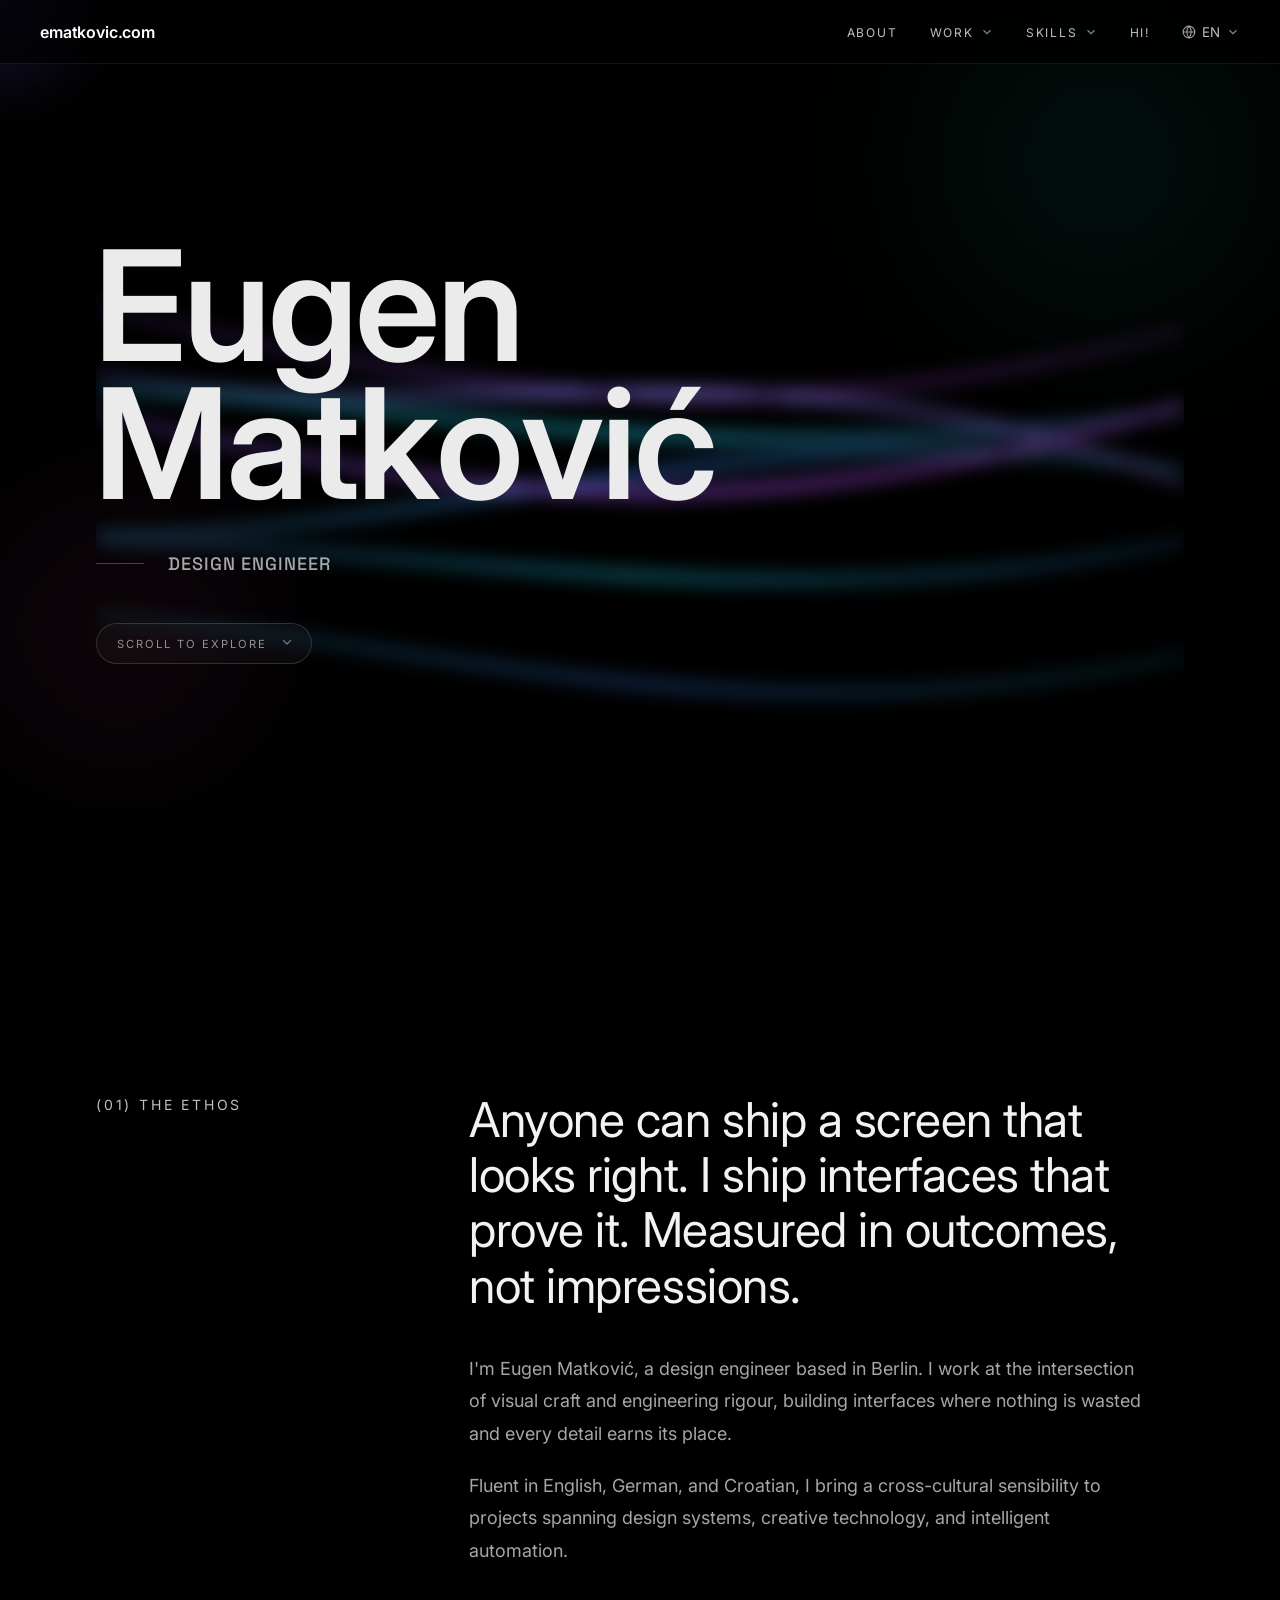
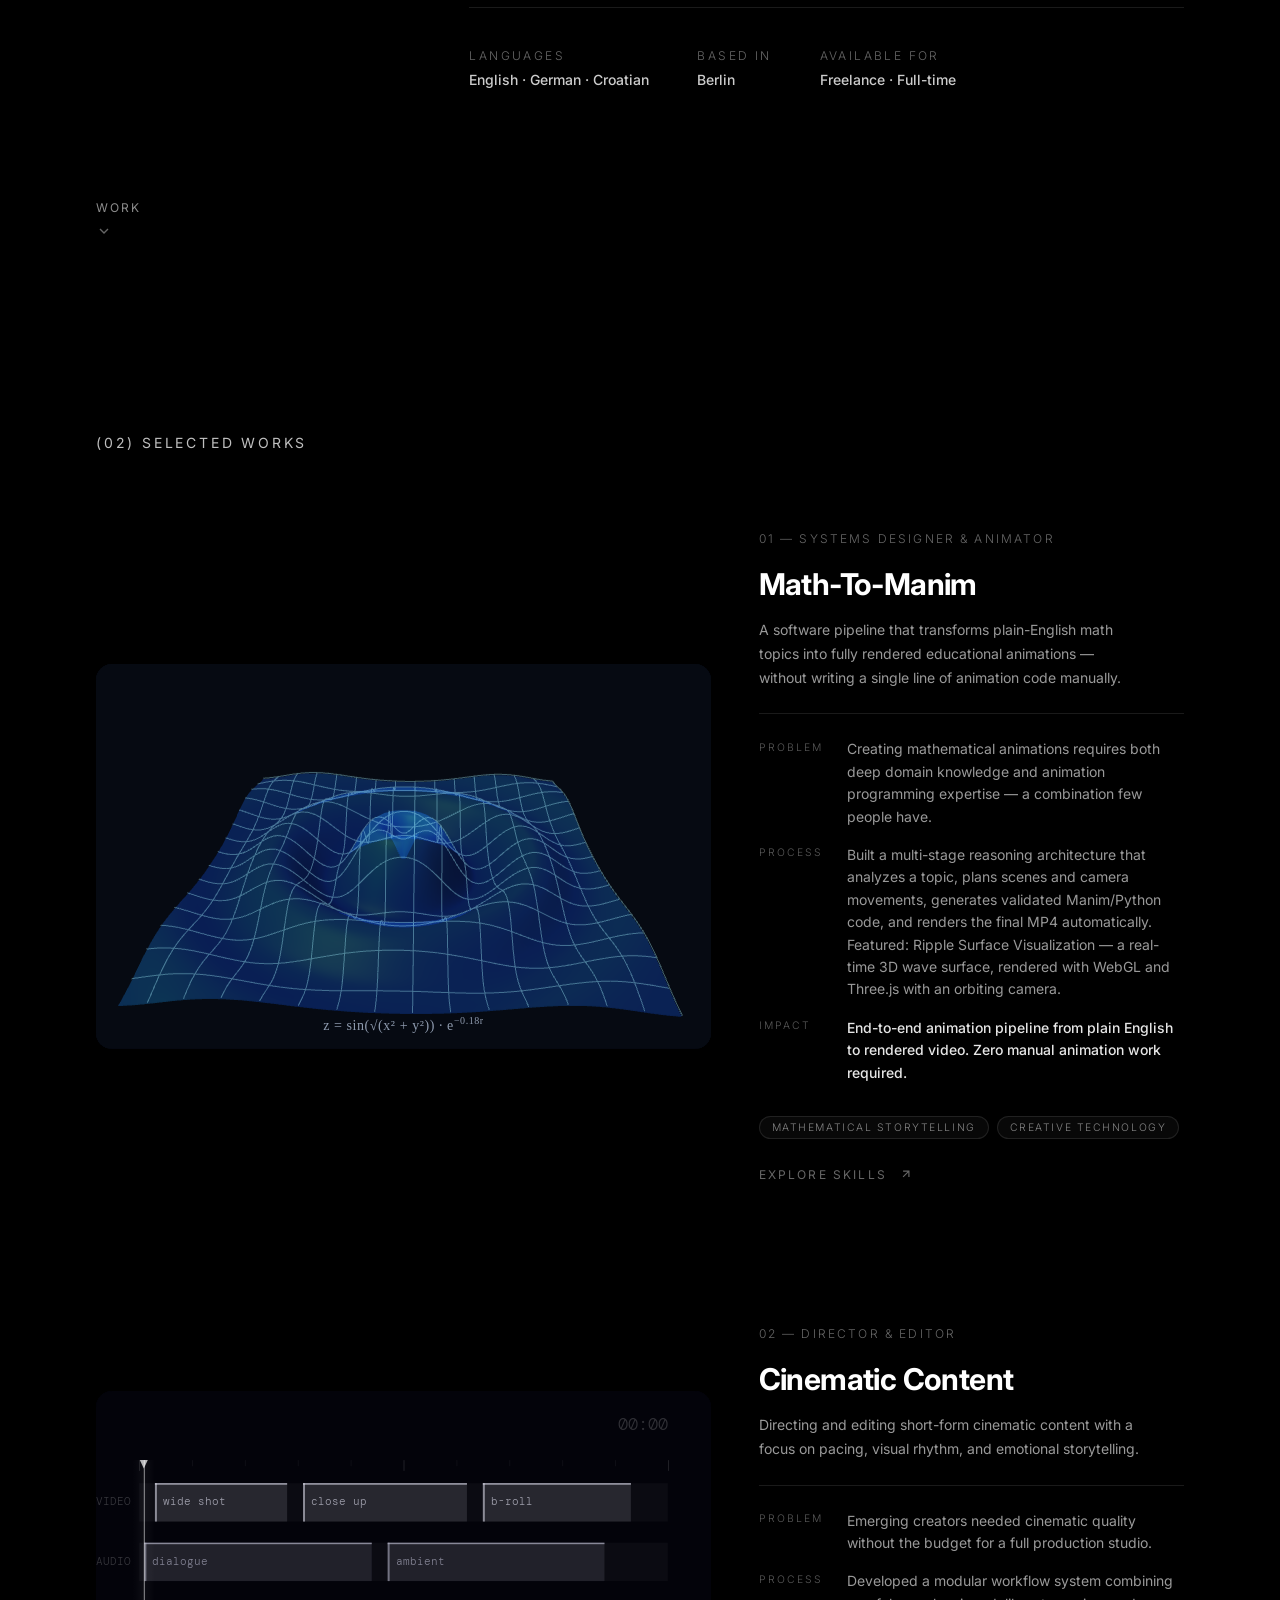
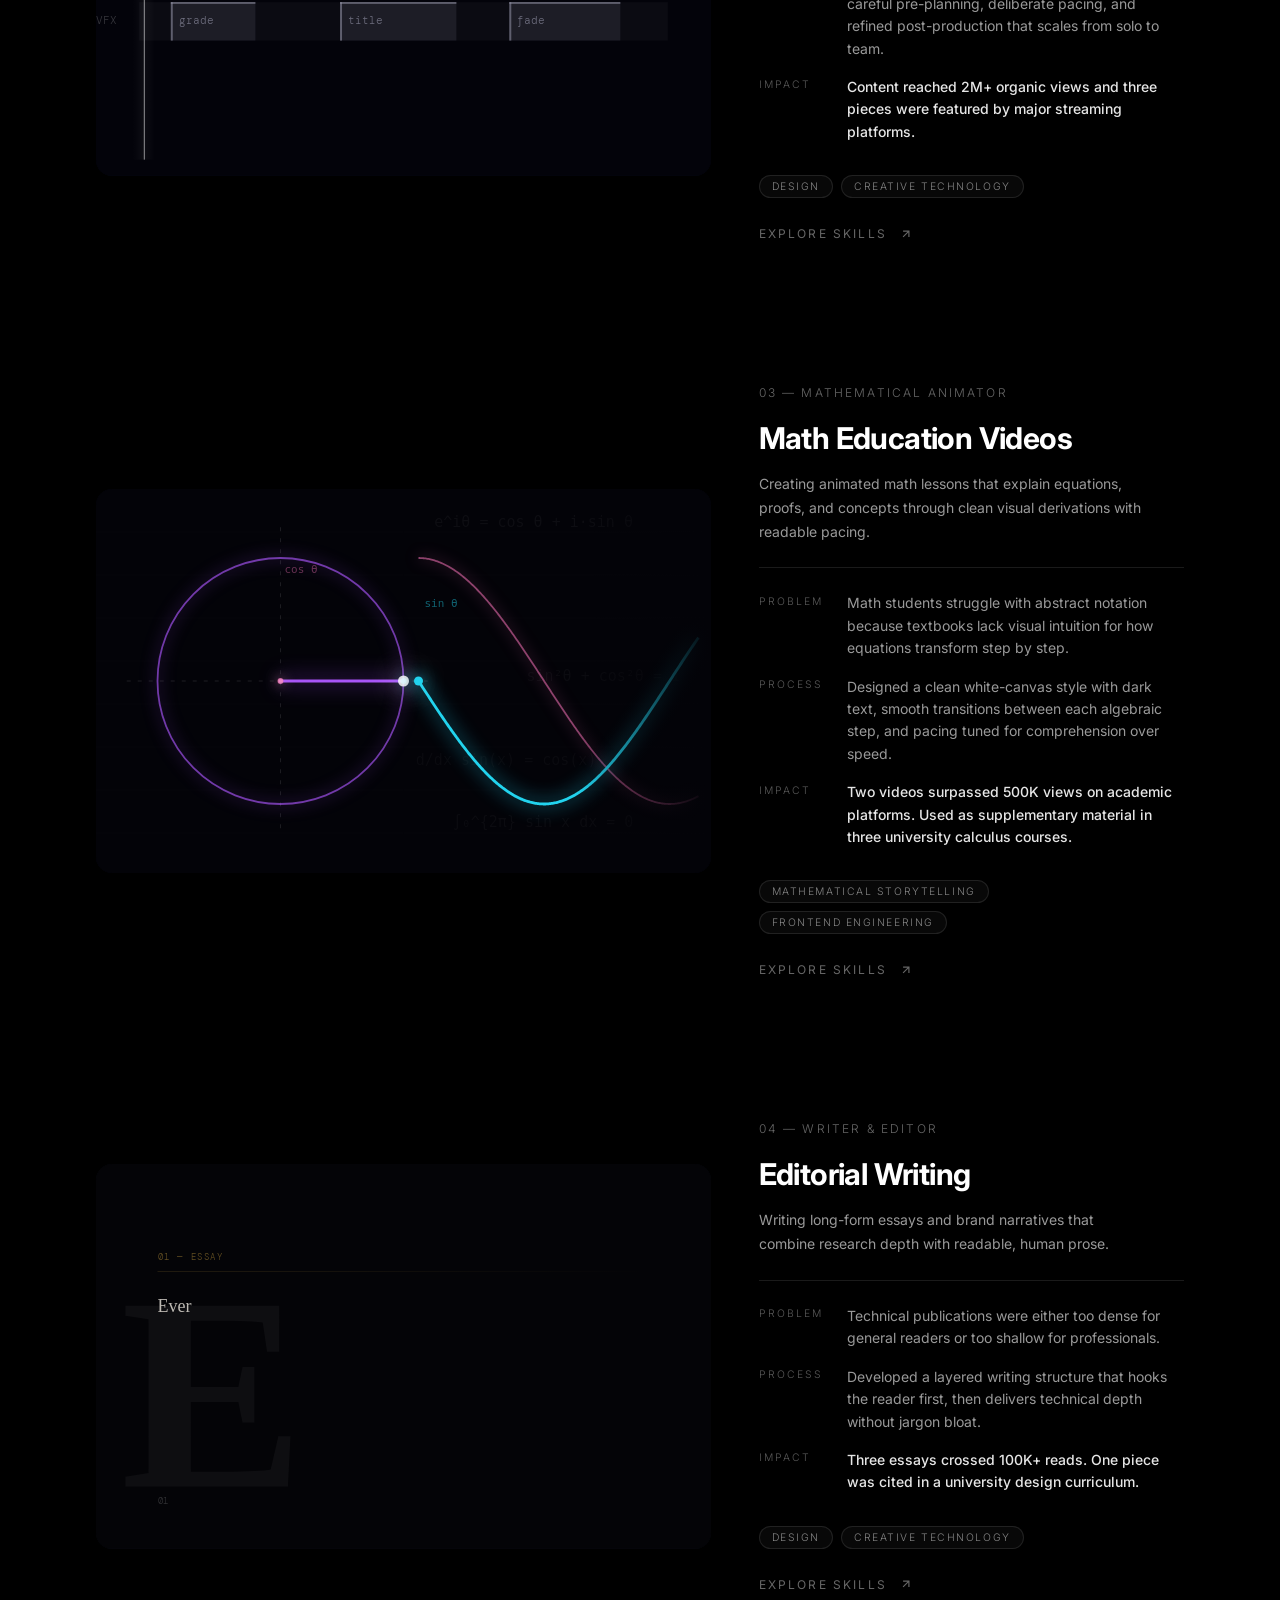
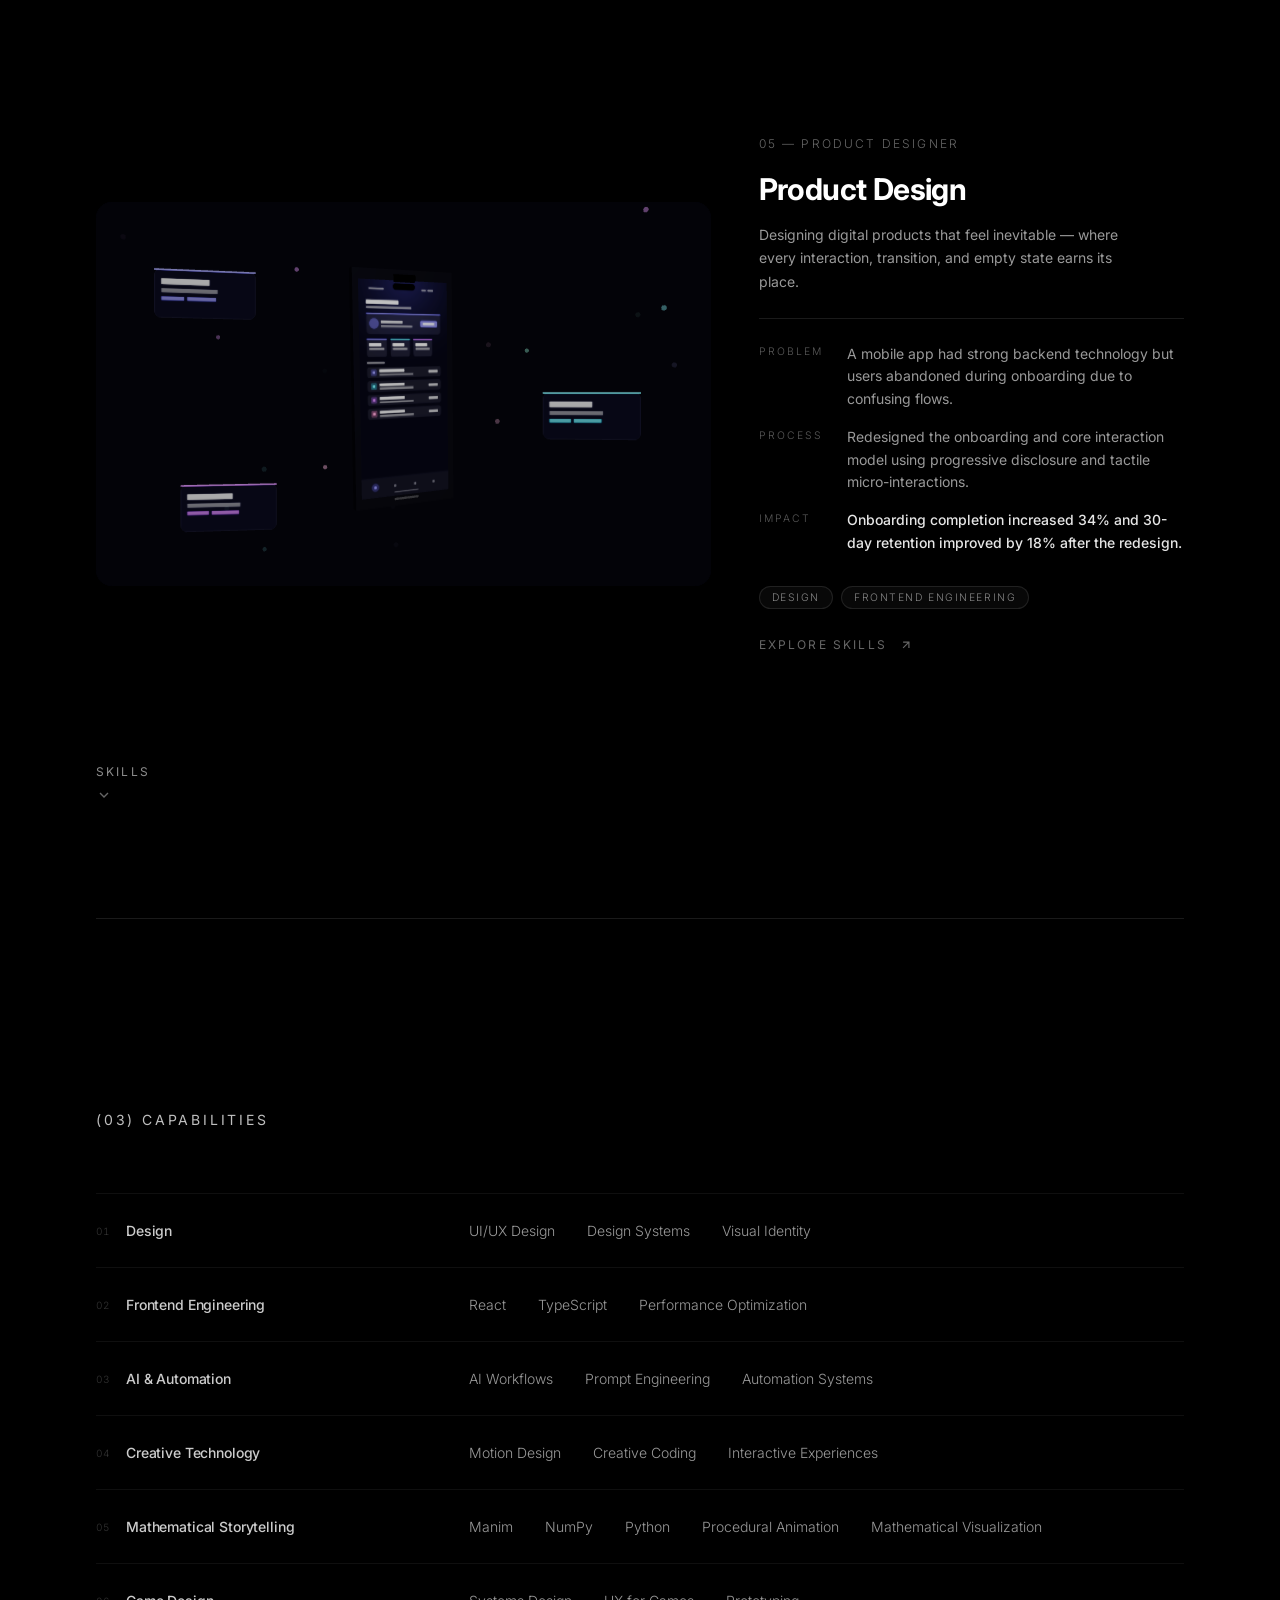
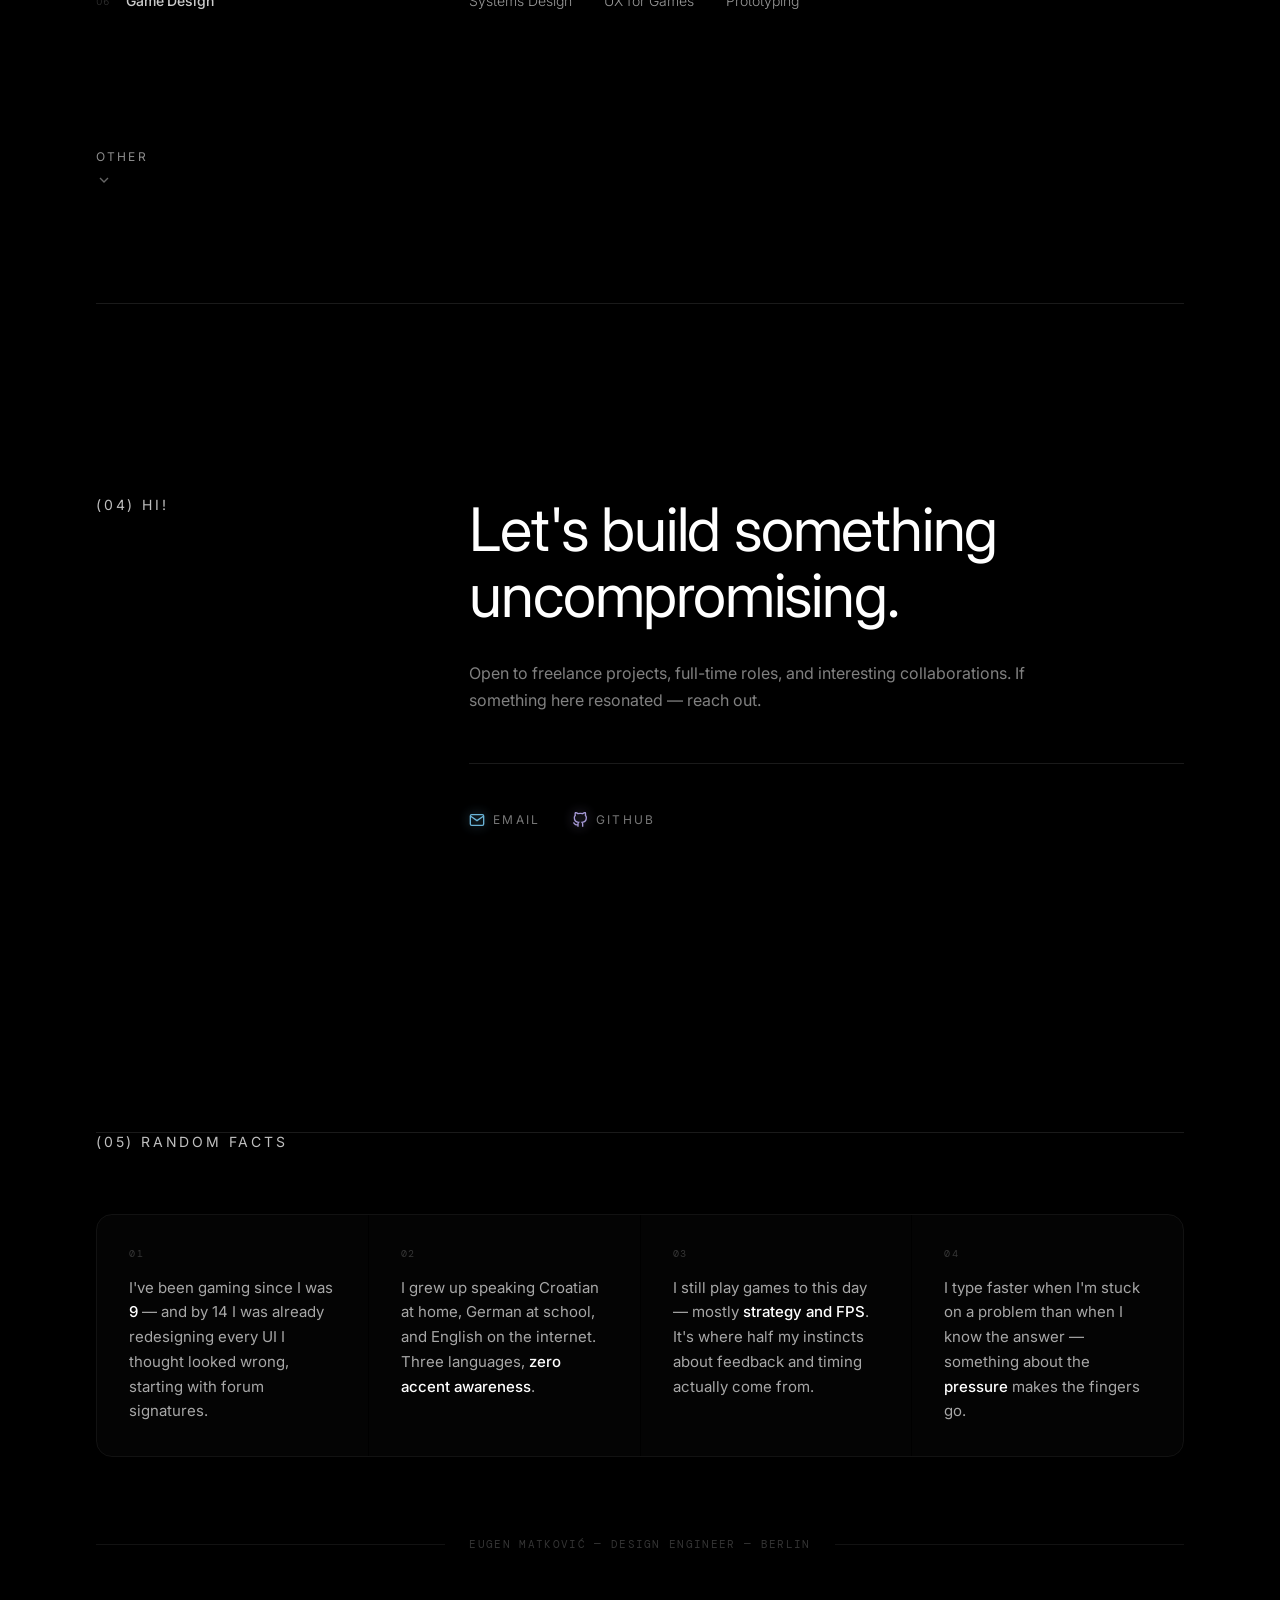
<file: index.html>
<!DOCTYPE html>
<html lang="en">
<head>
  <meta charset="UTF-8" />
  <meta name="viewport" content="width=device-width, initial-scale=1.0" />
  <title>Eugen Matković</title>
  <meta name="description" content="Eugen Matković — Design Engineer. Portfolio of design, frontend engineering and creative work." />
  <meta name="robots" content="index, follow" />
  <meta property="og:title" content="Eugen Matković" />
  <meta property="og:description" content="Eugen Matković — Design Engineer. Portfolio of design, frontend engineering and creative work." />
  <meta property="og:type" content="website" />
  <meta property="og:url" content="https://ematkovic.com/" />
  <meta property="og:image" content="https://ematkovic.com/og-image.png" />
  <meta property="og:image:width" content="1200" />
  <meta property="og:image:height" content="630" />
  <meta name="twitter:card" content="summary_large_image" />
  <meta name="twitter:title" content="Eugen Matković" />
  <meta name="twitter:description" content="Eugen Matković — Design Engineer. Portfolio of design, frontend engineering and creative work." />
  <meta name="twitter:image" content="https://ematkovic.com/og-image.png" />
  <link rel="canonical" href="https://ematkovic.com/" />
  <meta name="theme-color" content="#000000" />
  <link rel="icon" type="image/svg+xml" href="favicon.svg" />
  <script type="application/ld+json">
  {
    "@context": "https://schema.org",
    "@type": "Person",
    "name": "Eugen Matković",
    "jobTitle": "Design Engineer",
    "url": "https://ematkovic.com/",
    "email": "mailto:egy.m4ster@gmail.com",
    "sameAs": ["https://github.com/ematkovichh"],
    "address": { "@type": "PostalAddress", "addressLocality": "Berlin", "addressCountry": "DE" },
    "knowsLanguage": ["en", "de", "hr"]
  }
  </script>
  <link rel="preconnect" href="https://fonts.googleapis.com">
  <link rel="preconnect" href="https://fonts.gstatic.com" crossorigin>
  <link href="https://fonts.googleapis.com/css2?family=Inter:wght@300;400;500;600;700&family=DM+Mono&family=Space+Grotesk:wght@500&display=swap" rel="stylesheet">
  <link rel="stylesheet" href="styles.css">
</head>
<body>
  <a class="skip-link" href="#main" data-i18n="ui.skip">Skip to content</a>
  <div id="progress" aria-hidden="true"></div>

  <div id="glow-layer">
    <div class="glow" id="cursor-glow"></div>
    <div class="glow" id="glow-2"></div>
    <div class="glow" id="glow-3"></div>
  </div>

  <!-- NAV -->
  <nav>
    <div class="nav-bg"></div>
    <a class="brand" href="#" data-scroll="top">ematkovic.com</a>
    <div class="nav-links">
      <a class="nav-link" href="#about" data-scroll="about" data-i18n="nav.about">About</a>

      <div class="has-dd" data-dd="work">
        <a class="nav-link" href="#work" data-scroll="work" data-dd-toggle aria-haspopup="true" aria-expanded="false">
          <span data-i18n="nav.work">Work</span> <svg class="chev" viewBox="0 0 24 24" fill="none" stroke="currentColor" stroke-width="2"><path d="M6 9l6 6 6-6"/></svg>
        </a>
        <div class="dd dd-work" id="dd-work"></div>
      </div>

      <div class="has-dd" data-dd="skills">
        <a class="nav-link" href="#skills" data-scroll="skills" data-dd-toggle aria-haspopup="true" aria-expanded="false">
          <span data-i18n="nav.skills">Skills</span> <svg class="chev" viewBox="0 0 24 24" fill="none" stroke="currentColor" stroke-width="2"><path d="M6 9l6 6 6-6"/></svg>
        </a>
        <div class="dd dd-skills" id="dd-skills"></div>
      </div>

      <a class="nav-link" href="#contact" data-scroll="contact" data-i18n="nav.hi">Hi!</a>

      <div class="has-dd" data-dd="lang">
        <button class="nav-link" data-dd-toggle aria-label="Change language" aria-haspopup="true" aria-expanded="false">
          <svg viewBox="0 0 24 24" width="14" height="14" fill="none" stroke="currentColor" stroke-width="2" style="opacity:.8"><circle cx="12" cy="12" r="10"/><path d="M2 12h20M12 2a15.3 15.3 0 010 20M12 2a15.3 15.3 0 000 20"/></svg>
          <span id="lang-short">EN</span>
          <svg class="chev" viewBox="0 0 24 24" fill="none" stroke="currentColor" stroke-width="2"><path d="M6 9l6 6 6-6"/></svg>
        </button>
        <div class="dd dd-lang" id="dd-lang"></div>
      </div>
    </div>
  </nav>

  <!-- mobile toggle -->
  <button id="m-toggle" aria-label="Open menu" aria-expanded="false">
    <span class="circle"><svg width="16" height="16" viewBox="0 0 24 24" fill="none" stroke="currentColor" stroke-width="2"><path d="M6 9l6 6 6-6"/></svg></span>
  </button>

  <!-- mobile menu -->
  <div id="m-menu" role="dialog" aria-modal="true" aria-label="Menu">
    <div class="m-head"><span class="brand">ematkovic.com</span></div>
    <nav class="m-nav">
      <a class="m-link" href="#about" data-scroll="about" data-mobile data-i18n="nav.about">About</a>
      <a class="m-link" href="#work" data-scroll="work" data-mobile data-i18n="nav.work">Work</a>
      <a class="m-link" href="#skills" data-scroll="skills" data-mobile data-i18n="nav.skills">Skills</a>
      <a class="m-link" href="#contact" data-scroll="contact" data-mobile data-i18n="nav.hi">Hi!</a>
      <div style="margin-top:8px;padding-left:4px">
        <span class="m-sub-title" data-i18n="ui.capabilities">Capabilities</span>
        <div id="m-caps" style="display:flex;flex-direction:column;gap:12px"></div>
      </div>
      <div style="margin-top:16px">
        <span class="m-sub-title" data-i18n="ui.language">Language</span>
        <div class="m-langs" id="m-langs"></div>
      </div>
    </nav>
  </div>

  <!-- scroll to top -->
  <button id="to-top" aria-label="Scroll to top" data-scroll="top">
    <span class="ic"><svg width="16" height="16" viewBox="0 0 24 24" fill="none" stroke="currentColor" stroke-width="2"><path d="M18 15l-6-6-6 6"/></svg></span>
    <span data-i18n="ui.top">Top</span>
  </button>

  <main id="main">
    <!-- HERO -->
    <section id="hero">
      <div class="hero-lines" aria-hidden="true">
        <svg width="100%" height="100%" viewBox="0 0 1400 900" preserveAspectRatio="xMidYMid slice">
          <defs>
            <linearGradient id="hg1" x1="0" y1="0" x2="1" y2="0"><stop offset="0%" stop-color="#22d3ee" stop-opacity="0"/><stop offset="50%" stop-color="#22d3ee"/><stop offset="100%" stop-color="#6366f1" stop-opacity="0"/></linearGradient>
            <linearGradient id="hg2" x1="0" y1="0" x2="1" y2="0"><stop offset="0%" stop-color="#2dd4bf" stop-opacity="0"/><stop offset="50%" stop-color="#3b82f6"/><stop offset="100%" stop-color="#2dd4bf" stop-opacity="0"/></linearGradient>
            <linearGradient id="hg3" x1="0" y1="0" x2="1" y2="0"><stop offset="0%" stop-color="#8b5cf6" stop-opacity="0"/><stop offset="50%" stop-color="#a855f7"/><stop offset="100%" stop-color="#d946ef" stop-opacity="0"/></linearGradient>
            <linearGradient id="hg4" x1="0" y1="0" x2="1" y2="0"><stop offset="0%" stop-color="#3b82f6" stop-opacity="0"/><stop offset="50%" stop-color="#22d3ee"/><stop offset="100%" stop-color="#3b82f6" stop-opacity="0"/></linearGradient>
            <linearGradient id="hg5" x1="0" y1="0" x2="1" y2="0"><stop offset="0%" stop-color="#6366f1" stop-opacity="0"/><stop offset="50%" stop-color="#818cf8"/><stop offset="100%" stop-color="#a855f7" stop-opacity="0"/></linearGradient>
            <filter id="hgGlow" x="-50%" y="-50%" width="200%" height="200%"><feGaussianBlur stdDeviation="5" result="b"/><feMerge><feMergeNode in="b"/><feMergeNode in="SourceGraphic"/></feMerge></filter>
          </defs>
          <g filter="url(#hgGlow)" stroke-linecap="round" fill="none">
            <path class="hl" d="M-120,430 C320,300 640,560 1520,360" stroke="url(#hg1)" stroke-width="3.5"/>
            <path class="hl" d="M-120,500 C420,640 820,300 1520,540" stroke="url(#hg2)" stroke-width="3"/>
            <path class="hl" d="M-120,360 C360,430 720,650 1520,300" stroke="url(#hg3)" stroke-width="4"/>
            <path class="hl" d="M-120,560 C320,470 920,720 1520,450" stroke="url(#hg4)" stroke-width="2.5"/>
            <path class="hl" d="M-120,300 C520,540 820,200 1520,620" stroke="url(#hg5)" stroke-width="3.5"/>
            <path class="hl" d="M-120,620 C420,560 770,840 1520,580" stroke="url(#hg2)" stroke-width="2"/>
            <path class="hl" d="M-120,250 C460,360 780,520 1520,240" stroke="url(#hg3)" stroke-width="2"/>
          </g>
        </svg>
      </div>
      <div id="hero-inner">
        <h1 class="name" id="hero-name"><span class="nl">Eugen</span><span class="nl">Matković</span></h1>
        <div class="hero-role">
          <div class="rule"></div>
          <p data-i18n="ui.role">Design Engineer</p>
        </div>
        <a class="scroll-pill" href="#about" data-scroll="about">
          <span data-i18n="ui.scrollExplore">Scroll to explore</span>
          <span class="ic"><svg width="16" height="16" viewBox="0 0 24 24" fill="none" stroke="currentColor" stroke-width="2"><path d="M6 9l6 6 6-6"/></svg></span>
        </a>
      </div>
    </section>

    <!-- ABOUT -->
    <section id="about" class="sec-pad">
      <div class="grid12">
        <div class="reveal span4" style="padding-top:4px"><h2 class="label" data-i18n="labels.ethos">(01) The Ethos</h2></div>
        <div class="stack span8">
          <h2 class="about-h reveal" data-i18n="about.h">Anyone can ship a screen that looks right. I ship interfaces that prove it. Measured in outcomes, not impressions.</h2>
          <div class="about-body reveal">
            <p data-i18n="about.p1">I'm Eugen Matković, a design engineer based in Berlin. I work at the intersection of visual craft and engineering rigour, building interfaces where nothing is wasted and every detail earns its place.</p>
            <p data-i18n="about.p2">Fluent in English, German, and Croatian, I bring a cross-cultural sensibility to projects spanning design systems, creative technology, and intelligent automation.</p>
          </div>
          <div class="about-meta reveal">
            <div><div class="meta-label" data-i18n="meta.langsLabel">Languages</div><div class="meta-val" data-i18n="meta.langsVal">English · German · Croatian</div></div>
            <div><div class="meta-label" data-i18n="meta.basedLabel">Based in</div><div class="meta-val" data-i18n="meta.basedVal">Berlin</div></div>
            <div><div class="meta-label" data-i18n="meta.availLabel">Available for</div><div class="meta-val" data-i18n="meta.availVal">Freelance · Full-time</div></div>
          </div>
        </div>
      </div>
      <a class="sec-arrow" href="#work" data-scroll="work">
        <span data-i18n="ui.arrowWork">Work</span>
        <span class="ic"><svg width="16" height="16" viewBox="0 0 24 24" fill="none" stroke="currentColor" stroke-width="2"><path d="M6 9l6 6 6-6"/></svg></span>
      </a>
    </section>

    <!-- WORK -->
    <section id="work" class="sec-pad">
      <div class="reveal" style="margin-bottom:80px"><h2 class="label" data-i18n="labels.works">(02) Selected Works</h2></div>
      <div class="works" id="works"></div>
      <a class="sec-arrow" href="#skills" data-scroll="skills">
        <span data-i18n="ui.arrowSkills">Skills</span>
        <span class="ic"><svg width="16" height="16" viewBox="0 0 24 24" fill="none" stroke="currentColor" stroke-width="2"><path d="M6 9l6 6 6-6"/></svg></span>
      </a>
    </section>

    <!-- SKILLS -->
    <section id="skills" class="sec-pad border-t-soft mt-divider">
      <div class="reveal" style="margin-bottom:64px"><h2 class="label" data-i18n="labels.caps">(03) Capabilities</h2></div>
      <div class="caps" id="caps"></div>
      <a class="sec-arrow" href="#contact" data-scroll="contact">
        <span data-i18n="ui.arrowOther">Other</span>
        <span class="ic"><svg width="16" height="16" viewBox="0 0 24 24" fill="none" stroke="currentColor" stroke-width="2"><path d="M6 9l6 6 6-6"/></svg></span>
      </a>
    </section>

    <!-- CONTACT -->
    <section id="contact" class="border-t-soft mt-divider">
      <div class="grid12">
        <div class="reveal span4"><h2 class="label" data-i18n="labels.hi">(04) Hi!</h2></div>
        <div class="span8">
          <h2 class="contact-h reveal" data-i18n="contact.h">Let's build something<br>uncompromising.</h2>
          <p class="reveal" data-i18n="contact.p" style="font-size:16px;color:rgba(255,255,255,.5);line-height:1.7;max-width:36rem;margin-bottom:48px;">
            Open to freelance projects, full-time roles, and interesting collaborations. If something here resonated — reach out.
          </p>
          <div class="socials reveal" id="socials"></div>
        </div>
      </div>
    </section>

    <!-- FUN FOOTER -->
    <section id="fun" class="border-t-soft mt-divider" style="padding-bottom:128px">
      <div class="reveal" style="margin-bottom:64px"><h2 class="label" data-i18n="labels.facts">(05) Random Facts</h2></div>
      <div id="facts-grid" style="display:grid;grid-template-columns:repeat(auto-fill,minmax(260px,1fr));gap:1px;border:1px solid rgba(255,255,255,.07);border-radius:16px;overflow:hidden"></div>
      <div style="margin-top:80px;display:flex;align-items:center;gap:24px" class="reveal">
        <div style="height:1px;flex:1;background:rgba(255,255,255,.07)"></div>
        <p class="mono" style="font-size:11px;color:rgba(255,255,255,.2);letter-spacing:.12em">EUGEN MATKOVIĆ — DESIGN ENGINEER — BERLIN</p>
        <div style="height:1px;flex:1;background:rgba(255,255,255,.07)"></div>
      </div>
    </section>
  </main>

  <script src="data.js"></script>
  <script>
  /* ──────────────────────────────────────────────────────────
     RENDER  (language-aware; setLang() re-renders everything)
  ────────────────────────────────────────────────────────── */
  const arrow = '<svg width="14" height="14" viewBox="0 0 24 24" fill="none" stroke="currentColor" stroke-width="2"><path d="M7 17L17 7M7 7h10v10"/></svg>';

  // Escape data interpolated into innerHTML templates. Facts and the
  // data-i18n ui strings are intentionally raw HTML (<em>, <br>).
  const esc = s => String(s).replace(/&/g,"&amp;").replace(/</g,"&lt;").replace(/>/g,"&gt;").replace(/"/g,"&quot;");

  // Canonical (English) capability names, as referenced by project.skills
  const capIdByEn = {};
  Object.entries(I18N.en.caps).forEach(([id, label]) => capIdByEn[label] = id);

  let lang = "en";
  try{ const saved = localStorage.getItem("lang"); if(languages.some(l=>l.code===saved)) lang = saved; }catch(e){}

  function applyStatic(){
    const ui = I18N[lang].ui;
    document.querySelectorAll("[data-i18n]").forEach(el=>{
      const s = ui[el.getAttribute("data-i18n")];
      if(s != null) el.innerHTML = s;
    });
  }

  function renderWorks(){
    const tr = I18N[lang];
    document.getElementById("works").innerHTML = projects.map(p => {
      const t = tr.projects[p.id];
      return `
    <div class="work-grid reveal-scale" id="project-${p.id}">
      <div class="work-media col7" data-scroll="skills">
        <div class="halo"></div>
        <div class="media-frame">
          <img src="${esc(p.img)}" alt="${esc(p.title)}" loading="lazy" decoding="async">
          ${p.embed ? `<iframe src="${esc(p.embed)}" title="${esc(p.title)}" loading="lazy"></iframe>` : ""}
        </div>
      </div>
      <div class="work-info col5">
        <div class="work-role">${p.id} — ${esc(t.role)}</div>
        <h3 class="work-title">${esc(p.title)}</h3>
        <p class="work-desc">${esc(t.desc)}</p>
        <div class="work-rows">
          <div class="work-row"><div class="row-label">${esc(tr.ui["row.problem"])}</div><div class="row-val">${esc(t.problem)}</div></div>
          <div class="work-row"><div class="row-label">${esc(tr.ui["row.process"])}</div><div class="row-val">${esc(t.process)}</div></div>
          <div class="work-row"><div class="row-label">${esc(tr.ui["row.impact"])}</div><div class="row-val accent">${esc(t.impact)}</div></div>
        </div>
        <div class="chips">${p.skills.map(s=>`<a class="chip" href="#skills" data-scroll="skills">${esc(tr.caps[capIdByEn[s]] || s)}</a>`).join("")}</div>
        <a class="explore" href="#skills" data-scroll="skills">${esc(tr.ui["ui.exploreSkills"])} ${arrow}</a>
      </div>
    </div>`;
    }).join("");
  }

  function renderCaps(){
    const tr = I18N[lang];
    document.getElementById("caps").innerHTML = capabilities.map(c => `
    <div class="cap reveal" id="skill-${c.id}">
      <div class="cap-head"><span class="cap-num">${c.id}</span><h3 class="cap-name">${esc(tr.caps[c.id])}</h3></div>
      <div class="cap-items">${c.items.map(i=>`<span class="cap-item">${esc(i)}</span>`).join("")}</div>
    </div>`).join("");
  }

  function renderMenus(){
    const tr = I18N[lang];
    document.getElementById("dd-work").innerHTML = projects.map(p=>`<a href="#project-${p.id}" data-scroll="project-${p.id}">${esc(p.title)}</a>`).join("");
    document.getElementById("dd-skills").innerHTML = capabilities.map(c=>`<a href="#skill-${c.id}" data-scroll="skill-${c.id}">${esc(tr.caps[c.id])}</a>`).join("");
    document.getElementById("m-caps").innerHTML = capabilities.map(c=>`<a class="m-cap" href="#skill-${c.id}" data-scroll="skill-${c.id}" data-mobile>${esc(tr.caps[c.id])}</a>`).join("");
  }

  function renderFacts(){
    document.getElementById("facts-grid").innerHTML = I18N[lang].facts.map((text,i)=>`
    <div class="fact-card reveal">
      <div class="fact-num">0${i+1}</div>
      <p class="fact-text">${text}</p>
    </div>`).join("");
  }

  function renderLangs(active){
    document.getElementById("lang-short").textContent = languages.find(l=>l.code===active).short;
    document.getElementById("dd-lang").innerHTML = languages.map(l=>
      `<button data-lang="${l.code}">${esc(l.label)}${l.code===active?'<span class="lang-dot"></span>':''}</button>`).join("");
    document.getElementById("m-langs").innerHTML = languages.map(l=>
      `<button class="m-lang ${l.code===active?'active':''}" data-lang="${l.code}"><span style="font-size:16px">${l.flag}</span><span>${esc(l.label)}</span></button>`).join("");
  }

  // Pause embed animation loops while their iframe is offscreen.
  // Embeds listen for "pause"/"resume" via postMessage.
  const embedIO = new IntersectionObserver(entries => {
    entries.forEach(en => {
      const win = en.target.contentWindow;
      if(win) win.postMessage(en.isIntersecting ? "resume" : "pause", "*");
    });
  }, { rootMargin: "80px" });

  function observeEmbeds(){
    embedIO.disconnect();
    document.querySelectorAll(".media-frame iframe").forEach(f => {
      embedIO.observe(f);
      // Lazy iframes may finish loading after the observer already fired;
      // sync their state once they're ready.
      f.addEventListener("load", () => {
        const r = f.getBoundingClientRect();
        const visible = r.bottom > -80 && r.top < window.innerHeight + 80;
        if(f.contentWindow) f.contentWindow.postMessage(visible ? "resume" : "pause", "*");
      });
    });
  }

  function renderAll(initial){
    document.documentElement.lang = lang;
    applyStatic();
    renderWorks(); renderCaps(); renderMenus(); renderFacts(); renderLangs(lang);
    observeEmbeds();
    if(!initial){
      // Re-rendered nodes were never observed by the reveal observer —
      // show them immediately instead of replaying entrance animations.
      document.querySelectorAll("#works .reveal-scale, #caps .reveal, #facts-grid .reveal")
        .forEach(el=>el.classList.add("in"));
    }
  }

  function setLang(code){
    lang = code;
    try{ localStorage.setItem("lang", code); }catch(e){}
    renderAll(false);
  }

  // Socials are language-independent; render once. (s.path is trusted SVG markup.)
  document.getElementById("socials").innerHTML = socials.map(s=>`
    <a class="social" href="${esc(s.href)}" target="_blank" rel="noopener noreferrer" aria-label="Visit ${esc(s.label)}">
      <svg width="16" height="16" viewBox="0 0 24 24" fill="none" stroke="currentColor" stroke-width="2" style="color:${esc(s.color)};filter:drop-shadow(0 0 6px ${esc(s.color)}99)">${s.path}</svg>
      ${esc(s.label)}
    </a>`).join("");

  renderAll(true);

  // Deep links: JS-rendered targets (#project-XX, #skill-XX) don't exist at
  // native anchor-jump time, so position explicitly once everything is built.
  if(location.hash.length > 1){
    const target = location.hash.slice(1);
    requestAnimationFrame(()=>scrollToId(target));
  }

  /* ──────────────────────────────────────────────────────────
     SMOOTH SCROLL
  ────────────────────────────────────────────────────────── */
  const easeInOutCubic = t => t<0.5 ? 4*t*t*t : 1 - Math.pow(-2*t+2,3)/2;
  let rafId=null;
  function smoothScrollTo(targetY, duration=900){
    const startY=window.scrollY;
    const maxY=document.documentElement.scrollHeight-window.innerHeight;
    const endY=Math.max(0,Math.min(targetY,maxY));
    const diff=endY-startY;
    if(Math.abs(diff)<1) return;
    if(window.matchMedia("(prefers-reduced-motion: reduce)").matches){ window.scrollTo(0,endY); return; }
    if(rafId) cancelAnimationFrame(rafId);
    let start=null;
    const step=ts=>{ if(start===null)start=ts;
      const p=Math.min((ts-start)/duration,1);
      window.scrollTo(0,startY+diff*easeInOutCubic(p));
      if(p<1) rafId=requestAnimationFrame(step);
    };
    rafId=requestAnimationFrame(step);
  }
  // The eased scroll must never fight the user: any scroll input cancels it.
  ["wheel","touchstart","keydown"].forEach(ev=>
    window.addEventListener(ev,()=>{ if(rafId){ cancelAnimationFrame(rafId); rafId=null; } },{passive:true}));
  function scrollToId(id){
    if(id==="top"){ smoothScrollTo(0); return; }
    const el=document.getElementById(id);
    if(!el) return;
    const padTop=parseFloat(getComputedStyle(el).paddingTop)||0;
    const top=el.getBoundingClientRect().top+window.scrollY;
    const gap=Math.min(140,window.innerHeight*0.16);
    smoothScrollTo(top+padTop-gap);
  }

  /* ──────────────────────────────────────────────────────────
     INTERACTIONS
  ────────────────────────────────────────────────────────── */
  // delegated scroll links (anchors keep working without JS; with JS we
  // take over for the eased scroll + nav offset and reflect the hash)
  document.addEventListener("click", e=>{
    const t=e.target.closest("[data-scroll]");
    if(t){
      e.preventDefault();
      const id=t.getAttribute("data-scroll");
      if(t.hasAttribute("data-mobile")) closeMobile();
      closeAllDD();
      requestAnimationFrame(()=>scrollToId(id));
      history.replaceState(null, "", id==="top" ? location.pathname + location.search : "#"+id);
      return;
    }
    const l=e.target.closest("[data-lang]");
    if(l){ setLang(l.getAttribute("data-lang")); closeAllDD(); }
  });

  // dropdowns (hover on desktop, click as fallback)
  const ddWraps=[...document.querySelectorAll(".has-dd")];
  function setDD(w, open){
    w.classList.toggle("open", open);
    const t=w.querySelector("[data-dd-toggle]");
    if(t) t.setAttribute("aria-expanded", String(open));
  }
  function closeAllDD(){ ddWraps.forEach(w=>setDD(w,false)); }
  ddWraps.forEach(w=>{
    w.addEventListener("mouseenter",()=>{ closeAllDD(); setDD(w,true); });
    w.addEventListener("mouseleave",()=>setDD(w,false));
    // Keyboard: opening on focus makes the menu reachable without hover
    w.addEventListener("focusin",()=>{ closeAllDD(); setDD(w,true); });
    w.addEventListener("focusout",e=>{ if(!w.contains(e.relatedTarget)) setDD(w,false); });
    const toggle=w.querySelector("[data-dd-toggle]");
    if(toggle) toggle.addEventListener("click",ev=>{
      if(toggle.hasAttribute("data-scroll")) return; // also a scroll target
      ev.stopPropagation();
      const open=w.classList.contains("open"); closeAllDD(); if(!open) setDD(w,true);
    });
  });

  // mobile menu
  const mToggle=document.getElementById("m-toggle");
  const mMenu=document.getElementById("m-menu");
  let mLastFocus=null;
  function openMobile(){
    mLastFocus=document.activeElement;
    mMenu.classList.add("open"); mToggle.classList.add("open");
    mToggle.setAttribute("aria-expanded","true"); document.body.style.overflow="hidden";
    const first=mMenu.querySelector("a[href],button");
    if(first) first.focus();
  }
  function closeMobile(){
    const wasOpen=mMenu.classList.contains("open");
    mMenu.classList.remove("open"); mToggle.classList.remove("open");
    mToggle.setAttribute("aria-expanded","false"); document.body.style.overflow="";
    if(wasOpen && mLastFocus && document.body.contains(mLastFocus)) mLastFocus.focus();
  }
  mToggle.addEventListener("click",()=> mMenu.classList.contains("open")?closeMobile():openMobile());

  // Focus trap: while the fullscreen menu is open, Tab cycles through the
  // toggle + menu items only.
  document.addEventListener("keydown",e=>{
    if(e.key!=="Tab" || !mMenu.classList.contains("open")) return;
    const els=[mToggle, ...mMenu.querySelectorAll("a[href],button")];
    const first=els[0], last=els[els.length-1];
    if(e.shiftKey && document.activeElement===first){ e.preventDefault(); last.focus(); }
    else if(!e.shiftKey && document.activeElement===last){ e.preventDefault(); first.focus(); }
  });

  // escape closes everything
  document.addEventListener("keydown",e=>{ if(e.key==="Escape"){ closeAllDD(); closeMobile(); } });

  // cursor glow (skipped on touch devices and for reduced-motion users)
  const REDUCED_MOTION = window.matchMedia("(prefers-reduced-motion: reduce)").matches;
  const cg=document.getElementById("cursor-glow");
  if(!window.matchMedia("(hover: none)").matches && !REDUCED_MOTION){
    window.addEventListener("mousemove",e=>{ cg.style.transform=`translate(${e.clientX}px, ${e.clientY}px)`; });
  } else { cg.style.display="none"; }

  // scroll progress + scroll-to-top
  const prog=document.getElementById("progress");
  const toTop=document.getElementById("to-top");
  function onScroll(){
    const max=document.documentElement.scrollHeight-window.innerHeight;
    prog.style.transform=`scaleX(${max>0?window.scrollY/max:0})`;
    toTop.classList.toggle("show", window.scrollY>600);
  }
  window.addEventListener("scroll",onScroll,{passive:true});
  onScroll();

  // ── Name letter split + wave on load + skew on hover ──
  (function(){
    const h1 = document.getElementById("hero-name");
    if(!h1) return;
    let idx = 0;
    h1.querySelectorAll(".nl").forEach(line => {
      const chars = [...line.textContent];
      line.textContent = "";
      chars.forEach(ch => {
        const s = document.createElement("span");
        s.className = "letter";
        s.style.setProperty("--i", idx++);
        s.textContent = ch;
        line.appendChild(s);
      });
    });
    // wave on load after a short delay
    requestAnimationFrame(() => {
      setTimeout(() => h1.classList.add("wave-in"), 100);
    });
  })();

  // reveal on scroll
  const io=new IntersectionObserver((entries)=>{
    entries.forEach(en=>{ if(en.isIntersecting){ en.target.classList.add("in"); io.unobserve(en.target); } });
  },{rootMargin:"-60px"});
  document.querySelectorAll(".reveal,.reveal-scale").forEach(el=>io.observe(el));
  </script>
</body>
</html>
</file>
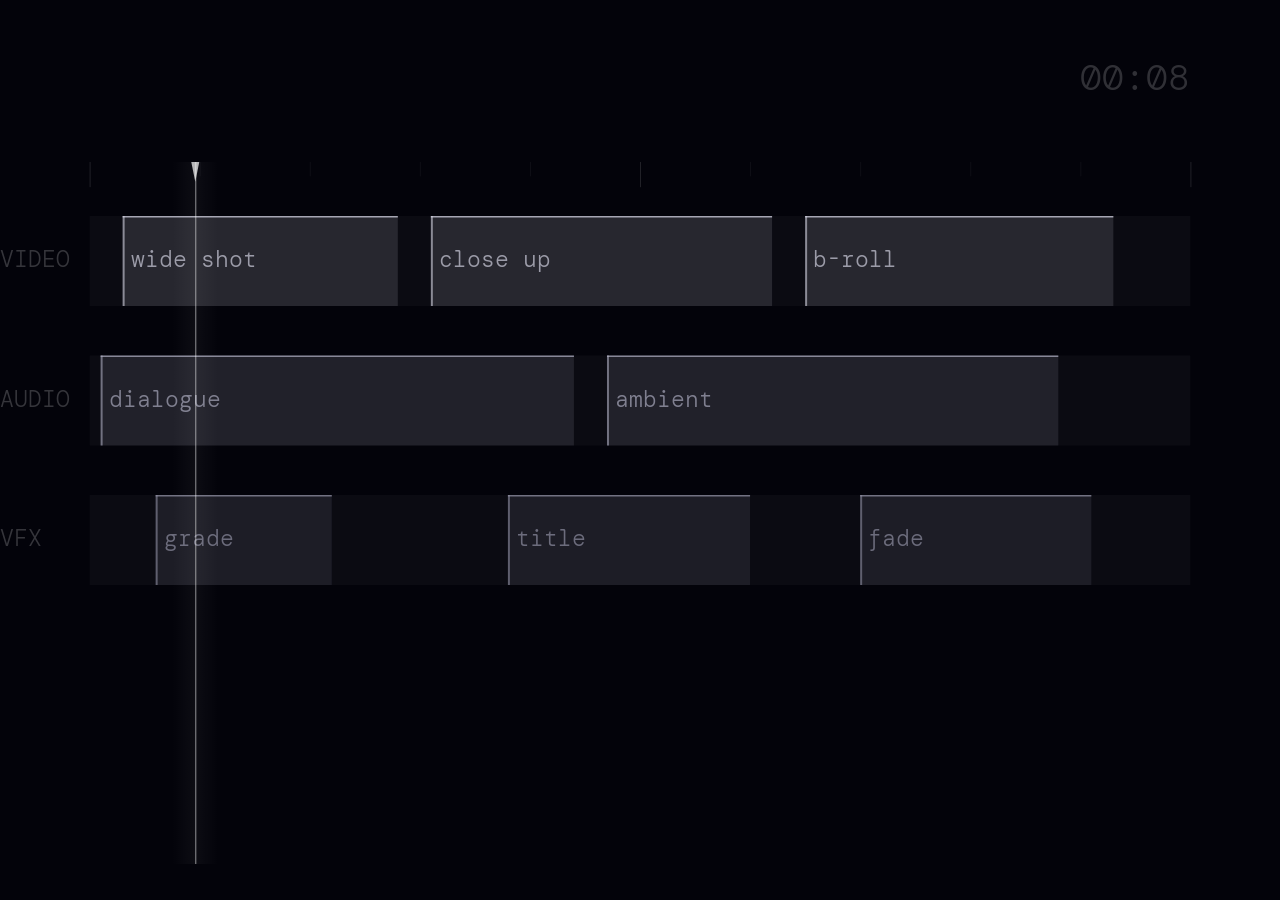
<file: cinematic-content.html>
<!DOCTYPE html>
<html lang="en">
<head>
<meta charset="UTF-8">
<meta name="viewport" content="width=device-width,initial-scale=1">
<link rel="preconnect" href="https://fonts.googleapis.com">
<link rel="preconnect" href="https://fonts.gstatic.com" crossorigin>
<link href="https://fonts.googleapis.com/css2?family=DM+Mono:wght@300;400&display=swap" rel="stylesheet">
<style>
  *{margin:0;padding:0;box-sizing:border-box}
  html,body{width:100%;height:100%;background:#03030a;overflow:hidden}
  canvas{display:block;width:100%;height:100%}
</style>
</head>
<body>
<canvas id="c"></canvas>
<script src="embed-base.js"></script>
<script>
const canvas = document.getElementById('c');
const ctx    = canvas.getContext('2d');
let W, H;

function resize(){
  W = canvas.width  = canvas.offsetWidth  * Math.min(devicePixelRatio, 2);
  H = canvas.height = canvas.offsetHeight * Math.min(devicePixelRatio, 2);
}
window.addEventListener('resize', () => { resize(); if(REDUCED) draw(); });
resize();

const TRACKS = [
  { label:'VIDEO', clips:[{s:.03,e:.28,note:'wide shot'},{s:.31,e:.62,note:'close up'},{s:.65,e:.93,note:'b-roll'}], color:'rgba(220,220,235,' },
  { label:'AUDIO', clips:[{s:.01,e:.44,note:'dialogue'},{s:.47,e:.88,note:'ambient'}],                               color:'rgba(180,180,200,' },
  { label:'VFX',   clips:[{s:.06,e:.22,note:'grade'},{s:.38,e:.60,note:'title'},{s:.70,e:.91,note:'fade'}],          color:'rgba(150,150,170,' },
];

let t = 0;

function draw(){
  if(!REDUCED) requestAnimationFrame(draw);
  if(embedPaused) return;
  t += 0.0015;
  const ph = t % 1;

  ctx.fillStyle = '#03030a';
  ctx.fillRect(0, 0, W, H);

  const pad   = W * .07;
  const rulerY = H * .18;
  const trackStart = rulerY + H * .06;
  const trackH = H * .10;
  const trackGap = H * .055;
  const timeW  = W - pad * 2;

  /* ── ruler ticks ── */
  for(let i = 0; i <= 10; i++){
    const x = pad + (timeW * i / 10);
    const tall = i % 5 === 0;
    ctx.fillStyle = tall ? 'rgba(255,255,255,.12)' : 'rgba(255,255,255,.05)';
    ctx.fillRect(x, rulerY, 1, tall ? H * .028 : H * .016);
  }

  /* ── tracks ── */
  TRACKS.forEach((track, ti) => {
    const ty = trackStart + ti * (trackH + trackGap);

    /* track label */
    ctx.font = `300 ${W*.018}px 'DM Mono','Courier New',monospace`;
    ctx.fillStyle = 'rgba(255,255,255,.2)';
    ctx.textBaseline = 'middle';
    ctx.fillText(track.label, 0, ty + trackH * .5);

    /* track background lane */
    ctx.fillStyle = 'rgba(255,255,255,.03)';
    ctx.fillRect(pad, ty, timeW, trackH);

    track.clips.forEach(clip => {
      const cx = pad + clip.s * timeW;
      const cw = (clip.e - clip.s) * timeW;

      /* clip fill */
      ctx.fillStyle = track.color + '.13)';
      ctx.fillRect(cx, ty, cw, trackH);

      /* top edge */
      ctx.fillStyle = track.color + '.7)';
      ctx.fillRect(cx, ty, cw, 1.5);

      /* left cap */
      ctx.fillStyle = track.color + '.55)';
      ctx.fillRect(cx, ty, 2, trackH);

      /* note label */
      if(cw > W * .06){
        ctx.save();
        // beginPath is required: the current path survives save/restore and
        // frames, so without it every clip() unions all rects ever added.
        ctx.beginPath();
        ctx.rect(cx + 6, ty, cw - 10, trackH);
        ctx.clip();
        ctx.font = `300 ${W*.018}px 'DM Mono','Courier New',monospace`;
        ctx.fillStyle = track.color + '.65)';
        ctx.textBaseline = 'middle';
        ctx.fillText(clip.note, cx + 8, ty + trackH * .5);
        ctx.restore();
      }
    });
  });

  /* ── playhead ── */
  const phX = pad + ph * timeW;

  /* soft glow behind playhead */
  const glowW = W * .018;
  const glowGrd = ctx.createLinearGradient(phX - glowW, 0, phX + glowW, 0);
  glowGrd.addColorStop(0,   'rgba(255,255,255,0)');
  glowGrd.addColorStop(0.5, 'rgba(255,255,255,.04)');
  glowGrd.addColorStop(1,   'rgba(255,255,255,0)');
  ctx.fillStyle = glowGrd;
  ctx.fillRect(phX - glowW, rulerY, glowW * 2, H * .78);

  /* playhead line */
  ctx.fillStyle = 'rgba(255,255,255,.55)';
  ctx.fillRect(phX, rulerY, 1, H * .78);

  /* playhead head triangle */
  ctx.fillStyle = 'rgba(255,255,255,.7)';
  ctx.beginPath();
  ctx.moveTo(phX - 4, rulerY);
  ctx.lineTo(phX + 4, rulerY);
  ctx.lineTo(phX, rulerY + H * .022);
  ctx.closePath();
  ctx.fill();

  /* ── timecode ── */
  const secs = (ph * 90) | 0;
  const tc = `${String((secs / 60) | 0).padStart(2,'0')}:${String(secs % 60).padStart(2,'0')}`;
  ctx.font = `300 ${W * .028}px 'DM Mono','Courier New',monospace`;
  ctx.fillStyle = 'rgba(255,255,255,.18)';
  ctx.textBaseline = 'middle';
  ctx.textAlign = 'right';
  ctx.fillText(tc, W - pad, H * .09);
  ctx.textAlign = 'left';
}

if(REDUCED) t = 0.35; // static mid-timeline frame
draw();
document.fonts.ready.then(() => { if(REDUCED) draw(); });
</script>
</body>
</html>
</file>
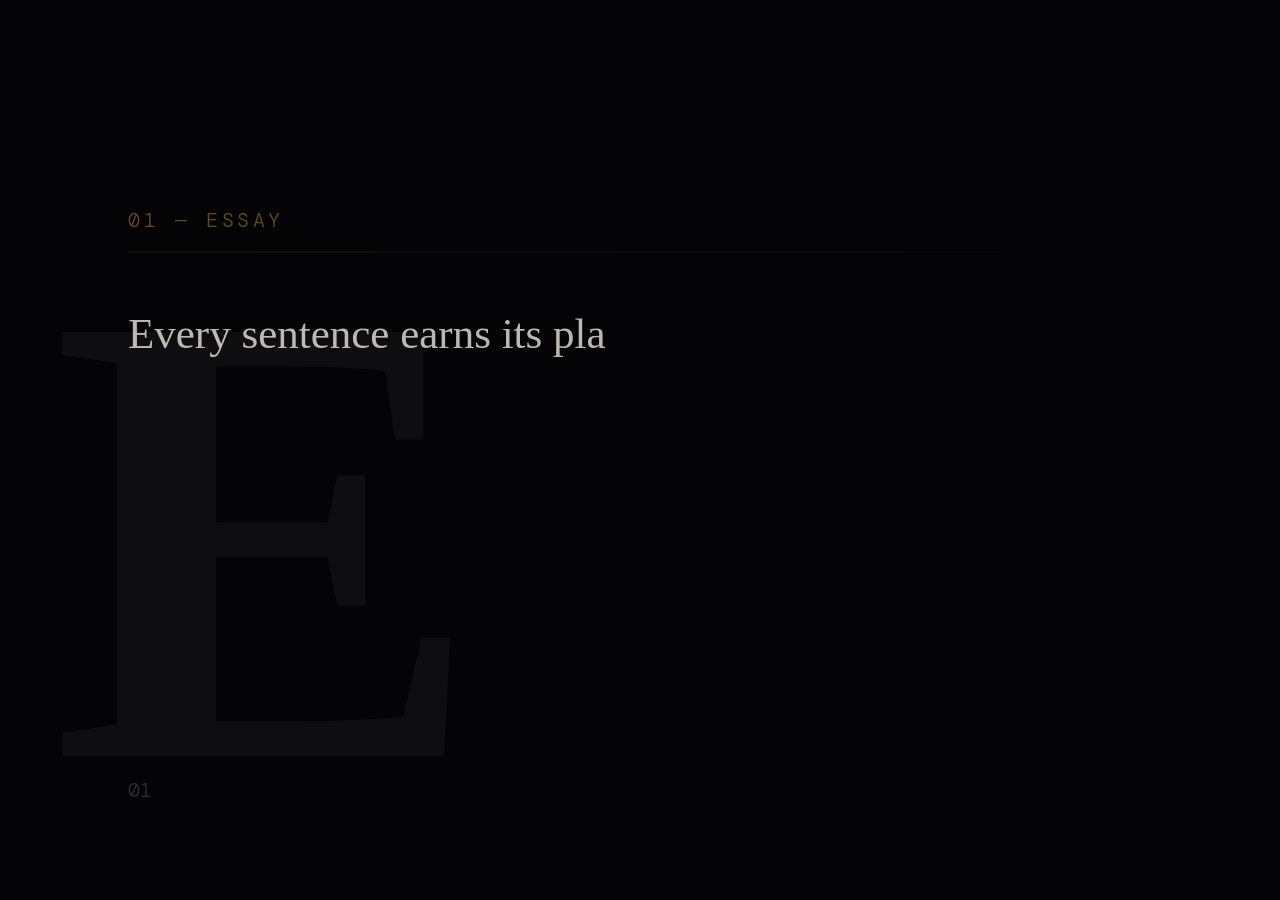
<file: editorial-writing.html>
<!DOCTYPE html>
<html lang="en">
<head>
<meta charset="UTF-8">
<meta name="viewport" content="width=device-width,initial-scale=1">
<link rel="preconnect" href="https://fonts.googleapis.com">
<link rel="preconnect" href="https://fonts.gstatic.com" crossorigin>
<link href="https://fonts.googleapis.com/css2?family=DM+Mono:wght@300;400&display=swap" rel="stylesheet">
<style>
  *{margin:0;padding:0;box-sizing:border-box}
  html,body{width:100%;height:100%;background:#040407;overflow:hidden}
  canvas{display:block;width:100%;height:100%}
</style>
</head>
<body>
<canvas id="c"></canvas>
<script src="embed-base.js"></script>
<script>
/* ── Editorial Writing — typographic composition ──────────────────────────
   Layered prose fragments reveal themselves word by word.
   Amber glow on key words, serif body text, monospace labels.
──────────────────────────────────────────────────────────────────────────── */

const canvas = document.getElementById('c');
const ctx    = canvas.getContext('2d');
let W, H, DPR;

function resize(){
  DPR = Math.min(devicePixelRatio || 1, 2);
  W = canvas.offsetWidth;
  H = canvas.offsetHeight;
  canvas.width  = W * DPR;
  canvas.height = H * DPR;
  ctx.setTransform(DPR, 0, 0, DPR, 0, 0);
}
window.addEventListener('resize', () => { resize(); if(REDUCED) render(); });
resize();

/* ── Palette ─────────────────────────────────────────────────────────────── */
const AMBER  = '#d4a843';
const AMBERL = 'rgba(212,168,67,';
const WHITE  = 'rgba(255,255,255,';
const BG     = '#040407';

/* ── Content ─────────────────────────────────────────────────────────────── */
// Each entry: lines[], with words flagged for amber highlight
const PASSAGES = [
  {
    label: '01 — Essay',
    lines: [
      [{ w:'Every' }, { w:'sentence' }, { w:'earns' }, { w:'its' }, { w:'place.' }],
      [{ w:'Every' }, { w:'paragraph' }, { w:'builds' }, { w:'on' }, { w:'the' }, { w:'last.' }],
      [{ w:'The' }, { w:'story', amber:true }, { w:'unfolds' }, { w:'through' }, { w:'structure.' }],
    ]
  },
  {
    label: '02 — Narrative',
    lines: [
      [{ w:'Words' }, { w:'that' }, { w:'resonate', amber:true }, { w:'beyond' }, { w:'the' }, { w:'page.' }],
      [{ w:'Writing' }, { w:'that' }, { w:'thinks', amber:true }, { w:'—' }, { w:'and' }, { w:'feels.' }],
      [{ w:'Prose' }, { w:'with' }, { w:'a' }, { w:'point' }, { w:'of' }, { w:'view.' }],
    ]
  },
  {
    label: '03 — Voice',
    lines: [
      [{ w:'Research' }, { w:'depth,' }, { w:'human', amber:true }, { w:'clarity.' }],
      [{ w:'Neither' }, { w:'too' }, { w:'dense' }, { w:'nor' }, { w:'too' }, { w:'shallow.' }],
      [{ w:'A' }, { w:'layered', amber:true }, { w:'architecture' }, { w:'of' }, { w:'meaning.' }],
    ]
  },
];

/* ── State ───────────────────────────────────────────────────────────────── */
let passageIdx  = 0;
let lineIdx     = 0;
let wordIdx     = 0;
let charIdx     = 0;      // character-level progress for current word
let phase       = 'typing'; // typing | pause | fadeout
let phaseTimer  = 0;
let globalAlpha = 1;

// Build a flat revealed-words array per line
let revealed = [];         // revealed[lineI][wordI] = chars revealed (0…word.length)

function resetPassage(){
  const p = PASSAGES[passageIdx];
  revealed = p.lines.map(line => line.map(() => 0));
  lineIdx = 0; wordIdx = 0; charIdx = 0;
  phase = 'typing'; phaseTimer = 0; globalAlpha = 1;
}
resetPassage();

/* ── Timing ──────────────────────────────────────────────────────────────── */
const CHAR_MS   = 38;   // ms per character
const WORD_GAP  = 80;   // extra ms between words
const LINE_GAP  = 280;  // extra ms between lines
const PAUSE_MS  = 2400; // hold before fadeout
const FADE_MS   = 900;  // fadeout duration

let lastTs = 0, acc = 0;

function advance(dt){
  if(phase === 'pause'){
    phaseTimer += dt;
    if(phaseTimer >= PAUSE_MS) phase = 'fadeout';
    return;
  }
  if(phase === 'fadeout'){
    phaseTimer += dt;
    globalAlpha = Math.max(0, 1 - phaseTimer / FADE_MS);
    if(phaseTimer >= FADE_MS){
      passageIdx = (passageIdx + 1) % PASSAGES.length;
      resetPassage();
    }
    return;
  }

  // typing
  acc += dt;
  const p    = PASSAGES[passageIdx];
  const line = p.lines[lineIdx];
  const word = line[wordIdx];

  const needed = CHAR_MS + (wordIdx > 0 && charIdx === 0 ? WORD_GAP : 0)
                         + (lineIdx > 0 && wordIdx === 0 && charIdx === 0 ? LINE_GAP : 0);

  if(acc >= needed){
    acc -= needed;
    charIdx++;
    revealed[lineIdx][wordIdx] = charIdx;

    if(charIdx >= word.w.length){
      // advance to next word / line
      wordIdx++; charIdx = 0;
      if(wordIdx >= line.length){
        lineIdx++; wordIdx = 0;
        if(lineIdx >= p.lines.length){
          phase = 'pause'; phaseTimer = 0;
        }
      }
    }
  }
}

/* ── Draw ────────────────────────────────────────────────────────────────── */
function render(){
  ctx.clearRect(0, 0, W, H);

  // Background
  ctx.fillStyle = BG;
  ctx.fillRect(0, 0, W, H);

  const p = PASSAGES[passageIdx];

  // ── Ghost large letter (decorative) ───────────────────────────────────────
  ctx.save();
  ctx.globalAlpha = 0.04 * globalAlpha;
  ctx.font = `700 ${Math.round(H*0.72)}px Georgia,serif`;
  ctx.fillStyle = '#fff';
  ctx.textBaseline = 'alphabetic';
  const gl = p.lines[0][0].w[0];
  ctx.fillText(gl, W * 0.04, H * 0.84);
  ctx.restore();

  // ── Layout measurements ────────────────────────────────────────────────────
  const marginL  = W * 0.10;
  const marginR  = W * 0.90;
  const bodySize = Math.max(14, Math.round(H * 0.048));
  const lineH    = bodySize * 1.72;
  const labelSize= Math.max(9,  Math.round(H * 0.022));
  const ruleY    = H * 0.28;
  const startY   = ruleY + lineH * 1.3;

  // ── Label (section number, monospace) ────────────────────────────────────
  ctx.save();
  ctx.globalAlpha = 0.45 * globalAlpha;
  ctx.font = `300 ${labelSize}px 'DM Mono','Courier New',monospace`;
  ctx.fillStyle = AMBER;
  ctx.textBaseline = 'middle';
  ctx.letterSpacing = '0.18em';
  ctx.fillText(p.label.toUpperCase(), marginL, ruleY - labelSize * 1.5);
  ctx.restore();

  // ── Horizontal rule ───────────────────────────────────────────────────────
  ctx.save();
  ctx.globalAlpha = 0.18 * globalAlpha;
  const rGrad = ctx.createLinearGradient(marginL, 0, marginR, 0);
  rGrad.addColorStop(0,   AMBER);
  rGrad.addColorStop(0.6, 'rgba(212,168,67,0.3)');
  rGrad.addColorStop(1,   'rgba(212,168,67,0)');
  ctx.strokeStyle = rGrad;
  ctx.lineWidth = 0.8;
  ctx.beginPath(); ctx.moveTo(marginL, ruleY); ctx.lineTo(marginR, ruleY);
  ctx.stroke();
  ctx.restore();

  // ── Prose lines ────────────────────────────────────────────────────────────
  ctx.textBaseline = 'alphabetic';
  ctx.font = `300 ${bodySize}px Georgia,'Times New Roman',serif`;

  p.lines.forEach((line, li) => {
    const y = startY + li * lineH;
    let x = marginL;

    line.forEach((word, wi) => {
      const charsToShow = revealed[li] ? revealed[li][wi] : 0;
      if(charsToShow <= 0) return;

      const partial = word.w.slice(0, charsToShow);
      const isAmber = word.amber;
      const isLast  = li === lineIdx && wi === wordIdx;

      ctx.save();

      if(isAmber){
        ctx.shadowColor = AMBER;
        ctx.shadowBlur  = 18 * (W / 900);
        ctx.fillStyle   = AMBER;
        ctx.globalAlpha = 0.92 * globalAlpha;
      } else {
        ctx.fillStyle   = `rgba(240,235,225,${0.78 * globalAlpha})`;
        ctx.globalAlpha = globalAlpha;
      }

      ctx.fillText(partial, x, y);
      ctx.restore();

      x += ctx.measureText(partial + ' ').width;

      // Blinking cursor after the last typed character
      if(isLast && phase === 'typing'){
        const now = Date.now();
        if(Math.floor(now / 530) % 2 === 0){
          ctx.save();
          ctx.globalAlpha = 0.7 * globalAlpha;
          ctx.fillStyle = AMBER;
          ctx.shadowColor = AMBER;
          ctx.shadowBlur = 10;
          ctx.fillRect(x - ctx.measureText(' ').width * 0.2, y - bodySize * 0.85, 1.5, bodySize);
          ctx.restore();
        }
      }
    });
  });

  // ── Bottom rule (decorative) ──────────────────────────────────────────────
  if(phase === 'pause' || phase === 'fadeout'){
    ctx.save();
    const prog = phase === 'pause'
      ? Math.min(1, phaseTimer / 400)
      : 1 - phaseTimer / FADE_MS;
    ctx.globalAlpha = 0.12 * prog;
    ctx.strokeStyle = WHITE + '0.5)';
    ctx.lineWidth = 0.6;
    const by = startY + p.lines.length * lineH + lineH * 0.5;
    ctx.beginPath();
    ctx.moveTo(marginL, by);
    ctx.lineTo(marginL + (marginR - marginL) * prog, by);
    ctx.stroke();
    ctx.restore();
  }

  // ── Page number ────────────────────────────────────────────────────────────
  ctx.save();
  ctx.globalAlpha = 0.18 * globalAlpha;
  ctx.font = `300 ${labelSize}px 'DM Mono','Courier New',monospace`;
  ctx.fillStyle = '#fff';
  ctx.textBaseline = 'middle';
  ctx.fillText(`0${passageIdx + 1}`, marginL, H * 0.88);
  ctx.restore();
}

function frame(ts){
  requestAnimationFrame(frame);
  if(embedPaused) return;
  const dt = Math.min(ts - lastTs, 60);
  lastTs = ts;
  advance(dt);
  render();
}

if(REDUCED){
  // Static: first passage fully typed, no cycling.
  while(phase === 'typing') advance(50);
  render();
} else {
  requestAnimationFrame(frame);
}
document.fonts.ready.then(() => { if(REDUCED) render(); });
</script>
</body>
</html>
</file>
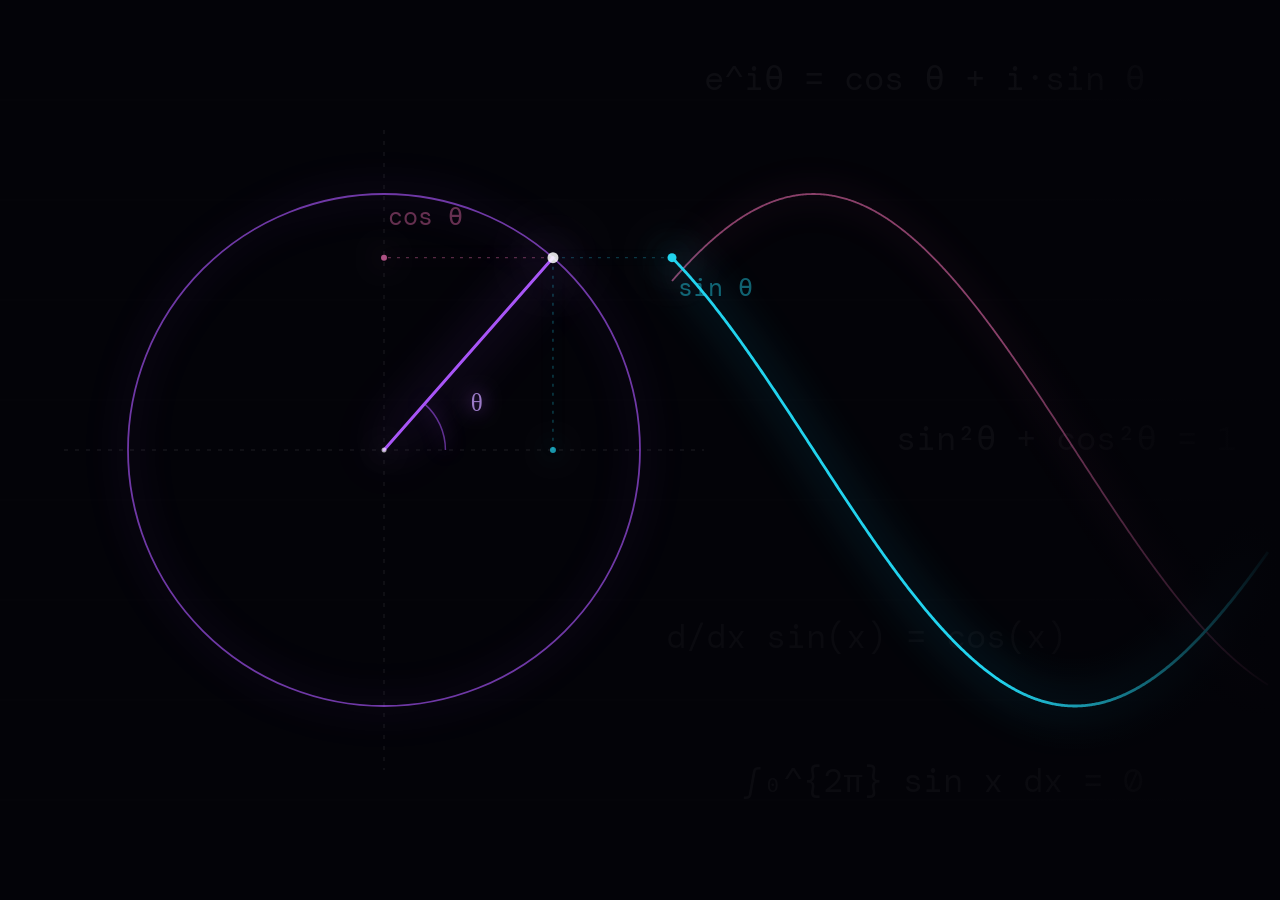
<file: math-viz.html>
<!DOCTYPE html>
<html lang="en">
<head>
<meta charset="UTF-8">
<meta name="viewport" content="width=device-width,initial-scale=1">
<link rel="preconnect" href="https://fonts.googleapis.com">
<link rel="preconnect" href="https://fonts.gstatic.com" crossorigin>
<link href="https://fonts.googleapis.com/css2?family=DM+Mono:wght@300;400&display=swap" rel="stylesheet">
<style>
  *{margin:0;padding:0;box-sizing:border-box}
  html,body{width:100%;height:100%;background:#030308;overflow:hidden}
  canvas{display:block;width:100%;height:100%}
</style>
</head>
<body>
<canvas id="c"></canvas>
<script src="embed-base.js"></script>
<script>
/* ── Neon Math Visualization ───────────────────────────────────────────────
   Unit circle → Euler's formula → sine / cosine projection
   Neon palette, canvas glow via shadowBlur, 60fps RAF loop
──────────────────────────────────────────────────────────────────────────── */

const canvas = document.getElementById('c');
const ctx    = canvas.getContext('2d');

// DPR-aware resize
let W, H, DPR;
function resize(){
  DPR = Math.min(window.devicePixelRatio || 1, 2);
  W   = canvas.offsetWidth;
  H   = canvas.offsetHeight;
  canvas.width  = W * DPR;
  canvas.height = H * DPR;
  ctx.setTransform(DPR, 0, 0, DPR, 0, 0);
}
window.addEventListener('resize', () => { resize(); if(REDUCED) draw(2.5); });
resize();

/* ── Palette ─────────────────────────────────────────────────────────────── */
const BG     = '#030308';
const PURPLE = '#a855f7';
const CYAN   = '#22d3ee';
const PINK   = '#f472b6';
const WHITE  = 'rgba(255,255,255,0.85)';

/* ── Floating background formulas ────────────────────────────────────────── */
const FORMULAS = [
  { s: 'e^iθ = cos θ + i·sin θ',   rx: 0.55, ry: 0.10, base: 0.07, spd: 0.18 },
  { s: '∫₀^{2π} sin x dx = 0',     rx: 0.58, ry: 0.88, base: 0.06, spd: 0.23 },
  { s: 'sin²θ + cos²θ = 1',         rx: 0.70, ry: 0.50, base: 0.055, spd: 0.14 },
  { s: 'd/dx sin(x) = cos(x)',      rx: 0.52, ry: 0.72, base: 0.05, spd: 0.19 },
];

/* ── Helpers ─────────────────────────────────────────────────────────────── */
function setGlow(color, blur){
  ctx.shadowColor = color;
  ctx.shadowBlur  = blur * Math.min(W, H) / 500; // scale glow with canvas size
}
function clearGlow(){ ctx.shadowBlur = 0; ctx.shadowColor = 'transparent'; }

/* ── Main loop ───────────────────────────────────────────────────────────── */
let t0 = null;

function draw(t){
  const omega = 0.5;            // rad/s
  const angle = t * omega;      // current phase

  /* 1 ── Background ──────────────────────────────────────────────────────── */
  ctx.fillStyle = BG;
  ctx.fillRect(0, 0, W, H);

  /* 2 ── Grid ────────────────────────────────────────────────────────────── */
  const gs = Math.round(H / 9);
  ctx.strokeStyle = 'rgba(255,255,255,0.025)';
  ctx.lineWidth = 0.5;
  for(let x = gs; x < W; x += gs){ ctx.beginPath(); ctx.moveTo(x,0); ctx.lineTo(x,H); ctx.stroke(); }
  for(let y = gs; y < H; y += gs){ ctx.beginPath(); ctx.moveTo(0,y); ctx.lineTo(W,y); ctx.stroke(); }

  /* 3 ── Floating formulas ───────────────────────────────────────────────── */
  const fsize = Math.max(10, Math.round(H * 0.038));
  ctx.font = `${fsize}px 'DM Mono',monospace`;
  FORMULAS.forEach(f => {
    const pulse = 0.5 + 0.5 * Math.sin(t * f.spd + f.rx * 8);
    ctx.globalAlpha = f.base * (0.6 + 0.4 * pulse);
    ctx.fillStyle = '#fff';
    ctx.fillText(f.s, f.rx * W, f.ry * H);
  });
  ctx.globalAlpha = 1;

  /* 4 ── Geometry ─────────────────────────────────────────────────────────── */
  const cx = W * 0.30;
  const cy = H * 0.50;
  const r  = Math.min(W * 0.20, H * 0.33);

  // Rotating point
  const px = cx + r * Math.cos(angle);
  const py = cy - r * Math.sin(angle);

  // Wave origin (just right of circle) + wavelength
  const x0  = cx + r + Math.round(W * 0.025);
  const wl  = r * Math.PI * 1.3;    // wave length in px
  const k   = (2 * Math.PI) / wl;

  /* 5 ── Cosine wave (pink, draws behind sine) ────────────────────────────── */
  ctx.save();
  setGlow(PINK, 18);
  ctx.strokeStyle = 'rgba(244,114,182,0.55)';
  ctx.lineWidth = 1.8;
  ctx.beginPath();
  for(let x = x0; x <= W - 12; x++){
    const y = cy - r * Math.cos(angle - k * (x - x0));
    x === x0 ? ctx.moveTo(x, y) : ctx.lineTo(x, y);
  }
  ctx.stroke();
  ctx.restore();

  /* 6 ── Sine wave (cyan, main; right edge faded by the overlay below) ────── */
  ctx.save();
  setGlow(CYAN, 24);
  ctx.strokeStyle = CYAN;
  ctx.lineWidth = 2.8;
  ctx.beginPath();
  for(let x = x0; x <= W - 12; x++){
    const y = cy - r * Math.sin(angle - k * (x - x0));
    x === x0 ? ctx.moveTo(x, y) : ctx.lineTo(x, y);
  }
  ctx.stroke();
  ctx.restore();

  /* Fade-out overlay on the right edge */
  const edgeFade = ctx.createLinearGradient(W - Math.round(W*0.22), 0, W, 0);
  edgeFade.addColorStop(0, 'rgba(3,3,8,0)');
  edgeFade.addColorStop(1, 'rgba(3,3,8,1)');
  ctx.fillStyle = edgeFade;
  ctx.fillRect(0, 0, W, H);

  /* 7 ── Circle axes ──────────────────────────────────────────────────────── */
  ctx.save();
  ctx.strokeStyle = 'rgba(255,255,255,0.10)';
  ctx.lineWidth = 1;
  ctx.setLineDash([4, 7]);
  ctx.beginPath();
  ctx.moveTo(cx - r * 1.25, cy); ctx.lineTo(cx + r * 1.25, cy);
  ctx.moveTo(cx, cy - r * 1.25); ctx.lineTo(cx, cy + r * 1.25);
  ctx.stroke();
  ctx.setLineDash([]);
  ctx.restore();

  /* 8 ── Projection lines ─────────────────────────────────────────────────── */
  ctx.save();
  ctx.lineWidth = 1.2;
  ctx.setLineDash([3, 6]);
  // sin projection: vertical from point down to x-axis
  setGlow(CYAN, 8);
  ctx.strokeStyle = 'rgba(34,211,238,0.35)';
  ctx.beginPath();
  ctx.moveTo(px, py); ctx.lineTo(px, cy);
  ctx.stroke();
  // cos projection: horizontal from point to y-axis
  setGlow(PINK, 8);
  ctx.strokeStyle = 'rgba(244,114,182,0.35)';
  ctx.beginPath();
  ctx.moveTo(px, py); ctx.lineTo(cx, py);
  ctx.stroke();
  // Connector from rotating point to wave start
  setGlow(CYAN, 6);
  ctx.strokeStyle = 'rgba(34,211,238,0.25)';
  ctx.beginPath();
  ctx.moveTo(px, py); ctx.lineTo(x0, py);
  ctx.stroke();
  ctx.setLineDash([]);
  ctx.restore();

  /* 9 ── Unit circle ───────────────────────────────────────────────────────── */
  ctx.save();
  setGlow(PURPLE, 20);
  ctx.strokeStyle = 'rgba(168,85,247,0.65)';
  ctx.lineWidth = 1.8;
  ctx.beginPath();
  ctx.arc(cx, cy, r, 0, Math.PI * 2);
  ctx.stroke();
  ctx.restore();

  /* 10 ── Phasor ───────────────────────────────────────────────────────────── */
  ctx.save();
  setGlow(PURPLE, 28);
  ctx.strokeStyle = PURPLE;
  ctx.lineWidth = 3;
  ctx.lineCap = 'round';
  ctx.beginPath();
  ctx.moveTo(cx, cy);
  ctx.lineTo(px, py);
  ctx.stroke();
  ctx.restore();

  /* 11 ── Theta arc + label ────────────────────────────────────────────────── */
  const normAngle = ((angle % (Math.PI*2)) + Math.PI*2) % (Math.PI*2);
  if(normAngle > 0.08){
    ctx.save();
    const arcR = r * 0.24;
    setGlow(PURPLE, 10);
    ctx.strokeStyle = 'rgba(168,85,247,0.55)';
    ctx.lineWidth = 1.5;
    ctx.beginPath();
    ctx.arc(cx, cy, arcR, -normAngle, 0);
    ctx.stroke();
    ctx.fillStyle = 'rgba(200,160,255,0.75)';
    ctx.font = `${Math.max(11, Math.round(H*0.028))}px serif`;
    const labelAngle = -normAngle / 2;
    ctx.fillText('θ', cx + arcR * 1.55 * Math.cos(labelAngle), cy + arcR * 1.55 * Math.sin(labelAngle));
    ctx.restore();
  }

  /* 12 ── Axis labels ─────────────────────────────────────────────────────── */
  const lblSize = Math.max(9, Math.round(H * 0.028));
  ctx.save();
  ctx.font = `${lblSize}px 'DM Mono',monospace`;
  ctx.fillStyle = 'rgba(34,211,238,0.45)';
  ctx.fillText('sin θ', x0 + 6, cy - r * 0.6);
  ctx.fillStyle = 'rgba(244,114,182,0.4)';
  ctx.fillText('cos θ', cx + 4, cy - r * 0.88);
  ctx.restore();

  /* 13 ── Glowing dots ─────────────────────────────────────────────────────── */
  function dot(x, y, color, size, glowBlur){
    ctx.save();
    setGlow(color, glowBlur);
    ctx.fillStyle = color;
    ctx.beginPath();
    ctx.arc(x, y, size, 0, Math.PI*2);
    ctx.fill();
    ctx.restore();
  }

  // Origin
  dot(cx, cy, 'rgba(255,255,255,0.6)', 2.5, 12);
  // cos foot (on x-axis)
  dot(px, cy, 'rgba(34,211,238,0.7)', 3, 14);
  // sin foot (on y-axis — the py position)
  dot(cx, py, 'rgba(244,114,182,0.7)', 3, 14);
  // Rotating point — bright white with purple halo
  dot(px, py, WHITE, 5.5, 32);
  // Wave start
  dot(x0, py, CYAN, 4.5, 26);

  /* 14 ── Sine peak/trough markers ────────────────────────────────────────── */
  // Dots at peaks and troughs of the visible sine wave
  const firstPeakOffset = ((angle % wl) + wl) % wl; // offset to next peak from wave start
  for(let off = firstPeakOffset; off < W - x0; off += wl / 2){
    const xd = x0 + off;
    if(xd < W * 0.82){
      const yd = cy - r * Math.sin(angle - k * off);
      const alpha = 0.5 * (1 - off / (W - x0));
      ctx.save();
      setGlow(CYAN, 16);
      ctx.fillStyle = `rgba(34,211,238,${alpha.toFixed(2)})`;
      ctx.beginPath();
      ctx.arc(xd, yd, 3, 0, Math.PI*2);
      ctx.fill();
      ctx.restore();
    }
  }

}

function tick(ts){
  requestAnimationFrame(tick);
  if(embedPaused) return;
  if(t0 === null) t0 = ts;
  draw((ts - t0) * 0.001);
}

if(REDUCED) draw(2.5); else requestAnimationFrame(tick);
// The canvas text renders with the fallback font until DM Mono arrives;
// the animating loop picks it up next frame, a static frame needs a redraw.
document.fonts.ready.then(() => { if(REDUCED) draw(2.5); });
</script>
</body>
</html>
</file>
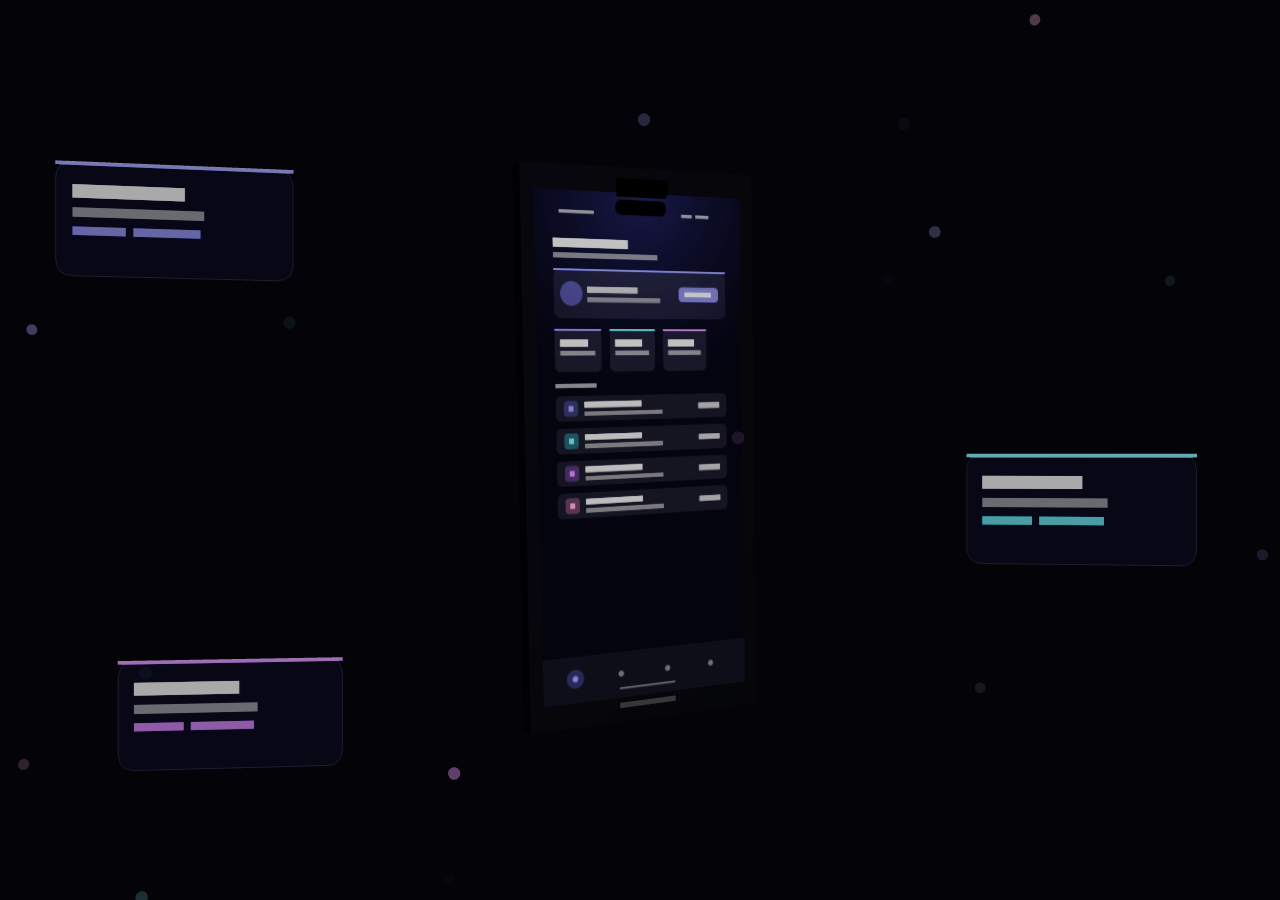
<file: product-design-3d.html>
<!DOCTYPE html>
<html lang="en">
<head>
<meta charset="UTF-8">
<style>
  *{margin:0;padding:0;box-sizing:border-box}
  html,body{width:100%;height:100%;background:#030308;overflow:hidden}
</style>
</head>
<body>
<script src="vendor/three.min.js"></script>
<script src="embed-base.js"></script>
<script>
/* ── 3D Product Design ────────────────────────────────────────────────────── */

const scene    = new THREE.Scene();
const camera   = new THREE.PerspectiveCamera(38, innerWidth/innerHeight, 0.1, 100);
camera.position.set(0, 0, 5.5);

const renderer = new THREE.WebGLRenderer({ antialias: true });
renderer.setPixelRatio(Math.min(devicePixelRatio, 2));
renderer.setSize(innerWidth, innerHeight);
renderer.setClearColor(0x030308, 1);
renderer.toneMapping        = THREE.ACESFilmicToneMapping;
renderer.toneMappingExposure = 1.1;
document.body.appendChild(renderer.domElement);

/* ── Canvas helper: rounded rectangle path ──────────────────────────────── */
function rrPath(g, x, y, w, h, r){
  g.beginPath();
  g.moveTo(x+r, y);
  g.lineTo(x+w-r, y);   g.quadraticCurveTo(x+w, y,   x+w, y+r);
  g.lineTo(x+w, y+h-r); g.quadraticCurveTo(x+w, y+h, x+w-r, y+h);
  g.lineTo(x+r, y+h);   g.quadraticCurveTo(x,   y+h, x,   y+h-r);
  g.lineTo(x, y+r);     g.quadraticCurveTo(x,   y,   x+r, y);
  g.closePath();
}

/* ── Screen texture ─────────────────────────────────────────────────────── */
function buildScreen(){
  const cv = document.createElement('canvas');
  cv.width = 540; cv.height = 1170;
  const g = cv.getContext('2d');

  // BG
  g.fillStyle = '#080812';
  g.fillRect(0, 0, 540, 1170);

  // Radial glow from top
  const grd = g.createRadialGradient(270, 0, 0, 270, 0, 560);
  grd.addColorStop(0, 'rgba(99,102,241,0.18)');
  grd.addColorStop(1, 'rgba(0,0,0,0)');
  g.fillStyle = grd;
  g.fillRect(0, 0, 540, 1170);

  // Status bar dots
  g.fillStyle = 'rgba(255,255,255,0.45)';
  g.fillRect(60, 44, 88, 7);
  g.fillRect(416, 44, 36, 7);
  g.fillRect(378, 44, 28, 7);

  // Dynamic island (pill)
  g.fillStyle = '#000';
  rrPath(g, 204, 16, 132, 34, 17);
  g.fill();

  // Header title + subtitle
  g.fillStyle = 'rgba(255,255,255,0.88)';
  g.fillRect(44, 108, 190, 20);
  g.fillStyle = 'rgba(255,255,255,0.32)';
  g.fillRect(44, 140, 268, 12);

  // Top card
  rrPath(g, 44, 176, 452, 112, 20);
  g.fillStyle = 'rgba(255,255,255,0.05)';
  g.fill();
  // Accent stripe (plain rect, not rounded)
  g.fillStyle = '#6366f1';
  g.fillRect(44, 176, 452, 4);
  // Avatar
  g.fillStyle = 'rgba(99,102,241,0.35)';
  g.beginPath(); g.arc(88, 232, 28, 0, Math.PI*2); g.fill();
  g.fillStyle = 'rgba(255,255,255,0.6)';
  g.fillRect(128, 216, 130, 14);
  g.fillStyle = 'rgba(255,255,255,0.3)';
  g.fillRect(128, 240, 190, 11);
  // CTA button
  rrPath(g, 368, 214, 108, 34, 10);
  g.fillStyle = 'rgba(99,102,241,0.75)';
  g.fill();
  g.fillStyle = 'rgba(255,255,255,0.9)';
  g.fillRect(384, 226, 72, 10);

  // Metric cards row
  const COLS = ['#6366f1', '#22d3ee', '#a855f7'];
  const LABS = ['34%', '18%', '2.4×'];
  const SUBS = ['Onboarding', 'Retention', 'Engagement'];
  [44, 184, 324].forEach((x, i) => {
    rrPath(g, x, 312, 118, 98, 16);
    g.fillStyle = 'rgba(255,255,255,0.06)';
    g.fill();
    // Accent stripe
    g.fillStyle = COLS[i];
    g.fillRect(x, 312, 118, 4);
    g.fillStyle = 'rgba(255,255,255,0.85)';
    g.fillRect(x+14, 336, 70, 16);
    g.fillStyle = 'rgba(255,255,255,0.35)';
    g.fillRect(x+14, 362, 88, 10);
  });

  // Section label
  g.fillStyle = 'rgba(255,255,255,0.4)';
  g.fillRect(44, 436, 104, 10);

  // List rows
  const IC_COLS = ['#6366f1', '#22d3ee', '#a855f7', '#f472b6'];
  for(let i = 0; i < 4; i++){
    const y = 464 + i * 74;
    rrPath(g, 44, y, 452, 58, 14);
    g.fillStyle = 'rgba(255,255,255,0.05)';
    g.fill();
    // Icon bg
    g.fillStyle = IC_COLS[i] + '33';
    rrPath(g, 64, y+11, 36, 36, 9);
    g.fill();
    g.fillStyle = IC_COLS[i];
    g.fillRect(76, y+23, 12, 12);
    // Text
    g.fillStyle = 'rgba(255,255,255,0.8)';
    g.fillRect(116, y+14, 148, 13);
    g.fillStyle = 'rgba(255,255,255,0.3)';
    g.fillRect(116, y+36, 204, 10);
    // Value
    g.fillStyle = 'rgba(255,255,255,0.55)';
    g.fillRect(418, y+22, 58, 13);
  }

  // Bottom nav bar
  g.fillStyle = 'rgba(255,255,255,0.03)';
  g.fillRect(0, 1064, 540, 106);
  g.strokeStyle = 'rgba(255,255,255,0.07)';
  g.lineWidth = 1;
  g.beginPath(); g.moveTo(0, 1064); g.lineTo(540, 1064); g.stroke();

  [0.15, 0.37, 0.60, 0.82].forEach((rx, i) => {
    const nx = rx * 540, ny = 1114;
    if(i === 0){
      g.fillStyle = 'rgba(99,102,241,0.2)';
      g.beginPath(); g.arc(nx, ny, 22, 0, Math.PI*2); g.fill();
      g.fillStyle = '#6366f1';
    } else {
      g.fillStyle = 'rgba(255,255,255,0.28)';
    }
    g.beginPath(); g.arc(nx, ny, 7, 0, Math.PI*2); g.fill();
  });

  // Home indicator
  rrPath(g, 195, 1146, 150, 5, 3);
  g.fillStyle = 'rgba(255,255,255,0.22)';
  g.fill();

  return new THREE.CanvasTexture(cv);
}

/* ── Phone ──────────────────────────────────────────────────────────────── */
const PW = 1.06, PH = 2.30, PD = 0.082;

const phone = new THREE.Mesh(
  new THREE.BoxGeometry(PW, PH, PD),
  new THREE.MeshPhysicalMaterial({
    color: new THREE.Color(0.055, 0.055, 0.075),
    metalness: 0.72,
    roughness: 0.22,
    clearcoat: 0.7,
    clearcoatRoughness: 0.08,
  })
);
scene.add(phone);

// Screen
const screenMesh = new THREE.Mesh(
  new THREE.PlaneGeometry(PW * 0.89, PH * 0.91),
  new THREE.MeshBasicMaterial({ map: buildScreen() })
);
screenMesh.position.z = PD / 2 + 0.001;
phone.add(screenMesh);

// Dynamic island notch
const niGeo = new THREE.CylinderGeometry(0.038, 0.038, 0.22, 16);
niGeo.rotateZ(Math.PI / 2);
const notch = new THREE.Mesh(niGeo, new THREE.MeshBasicMaterial({ color: 0x000000 }));
notch.position.set(0, PH / 2 - 0.082, PD / 2 + 0.002);
phone.add(notch);

// Home indicator bar
const homeBar = new THREE.Mesh(
  new THREE.BoxGeometry(0.26, 0.022, 0.001),
  new THREE.MeshBasicMaterial({ color: 0xffffff, opacity: 0.25, transparent: true })
);
homeBar.position.set(0, -PH / 2 + 0.07, PD / 2 + 0.002);
phone.add(homeBar);

/* ── Floating UI stat cards ─────────────────────────────────────────────── */
function buildCard(label, accent){
  const cv = document.createElement('canvas');
  cv.width = 256; cv.height = 120;
  const g = cv.getContext('2d');

  rrPath(g, 0, 0, 256, 120, 18);
  g.fillStyle = 'rgba(12,12,24,0.96)';
  g.fill();

  // Top accent stripe
  g.fillStyle = accent;
  g.fillRect(0, 0, 256, 4);

  g.fillStyle = 'rgba(255,255,255,0.82)';
  g.fillRect(18, 24, label.length * 7 + 14, 14);
  g.fillStyle = 'rgba(255,255,255,0.32)';
  g.fillRect(18, 48, 140, 10);
  g.fillStyle = accent + 'cc';
  g.fillRect(18, 68, 56, 9);
  g.fillRect(82, 68, 72, 9);

  g.strokeStyle = 'rgba(255,255,255,0.08)';
  g.lineWidth = 1;
  rrPath(g, 0.5, 0.5, 255, 119, 18);
  g.stroke();

  return new THREE.CanvasTexture(cv);
}

const CARD_DEFS = [
  { label: 'Onboarding +34%',  accent: '#6366f1', x: -1.88, y:  0.88, z: 0.2,  ry:  0.16 },
  { label: 'Retention +18%',   accent: '#22d3ee', x:  1.82, y: -0.20, z: 0.1,  ry: -0.16 },
  { label: 'Engagement 2.4×',  accent: '#a855f7', x: -1.72, y: -1.05, z: 0.0,  ry:  0.12 },
];

const cardMeshes = CARD_DEFS.map(d => {
  const mesh = new THREE.Mesh(
    new THREE.PlaneGeometry(0.92, 0.46),
    new THREE.MeshBasicMaterial({ map: buildCard(d.label, d.accent), transparent: true, opacity: 0.9 })
  );
  mesh.position.set(d.x, d.y, d.z);
  mesh.rotation.y = d.ry;
  mesh.userData = { baseY: d.y, baseRy: d.ry };
  scene.add(mesh);
  return mesh;
});

/* ── Floating dots ──────────────────────────────────────────────────────── */
const DOT_COLS = [0x6366f1, 0x22d3ee, 0xa855f7, 0xf472b6, 0x34d399];
const dotGeo   = new THREE.SphereGeometry(0.026, 8, 8);

const dots = Array.from({ length: 18 }, (_, i) => {
  const mesh = new THREE.Mesh(
    dotGeo,
    new THREE.MeshBasicMaterial({ color: DOT_COLS[i % 5], transparent: true, opacity: 0.5 })
  );
  mesh.position.set(
    (Math.random() - 0.5) * 6.0,
    (Math.random() - 0.5) * 4.2,
    (Math.random() - 0.5) * 1.8 - 0.6
  );
  mesh.userData.phase = Math.random() * Math.PI * 2;
  mesh.userData.spd   = 0.28 + Math.random() * 0.42;
  mesh.userData.baseY = mesh.position.y;
  scene.add(mesh);
  return mesh;
});

/* ── Lighting ───────────────────────────────────────────────────────────── */
scene.add(new THREE.AmbientLight(0xffffff, 0.38));

const key = new THREE.DirectionalLight(0xffffff, 2.2);
key.position.set(3, 5, 6);
scene.add(key);

const fill = new THREE.DirectionalLight(0x7c8cf8, 1.1);
fill.position.set(-4, 1, 3);
scene.add(fill);

const rim = new THREE.DirectionalLight(0x22d3ee, 0.65);
rim.position.set(2, -3, -3);
scene.add(rim);

const backGlow = new THREE.PointLight(0xa855f7, 2.0, 7);
backGlow.position.set(-1, 0.5, -3);
scene.add(backGlow);

const scrGlow = new THREE.PointLight(0x6366f1, 1.4, 4.5);
scrGlow.position.set(0, 0, 1.8);
scene.add(scrGlow);

/* ── Resize ─────────────────────────────────────────────────────────────── */
window.addEventListener('resize', () => {
  camera.aspect = innerWidth / innerHeight;
  camera.updateProjectionMatrix();
  renderer.setSize(innerWidth, innerHeight);
  if(REDUCED) renderer.render(scene, camera);
});

/* ── Render loop ────────────────────────────────────────────────────────── */
const clock = new THREE.Clock();

function animate(){
  requestAnimationFrame(animate);
  if(embedPaused) return;
  const t = clock.getElapsedTime();

  // Phone: float + gentle sway
  phone.position.y = Math.sin(t * 0.65) * 0.07;
  phone.rotation.y = 0.25 + Math.sin(t * 0.32) * 0.20;
  phone.rotation.x = Math.sin(t * 0.48) * 0.055;
  phone.rotation.z = Math.sin(t * 0.27) * 0.018;

  // Stat cards: subtle drift
  cardMeshes.forEach((m, i) => {
    m.position.y = m.userData.baseY + Math.sin(t * 0.55 + i * 1.4) * 0.07;
    m.rotation.y = m.userData.baseRy + Math.sin(t * 0.3 + i) * 0.04;
  });

  // Dots: drift + opacity pulse
  dots.forEach(d => {
    d.position.y = d.userData.baseY + Math.sin(t * d.userData.spd + d.userData.phase) * 0.18;
    d.material.opacity = 0.28 + 0.26 * Math.sin(t * d.userData.spd * 1.4 + d.userData.phase);
  });

  // Screen glow pulse
  scrGlow.intensity = 1.2 + 0.3 * Math.sin(t * 0.9);

  renderer.render(scene, camera);
}

if(REDUCED){
  // Static pose, no float/pulse loop.
  phone.rotation.y = 0.25;
  renderer.render(scene, camera);
} else {
  animate();
}
</script>
</body>
</html>
</file>
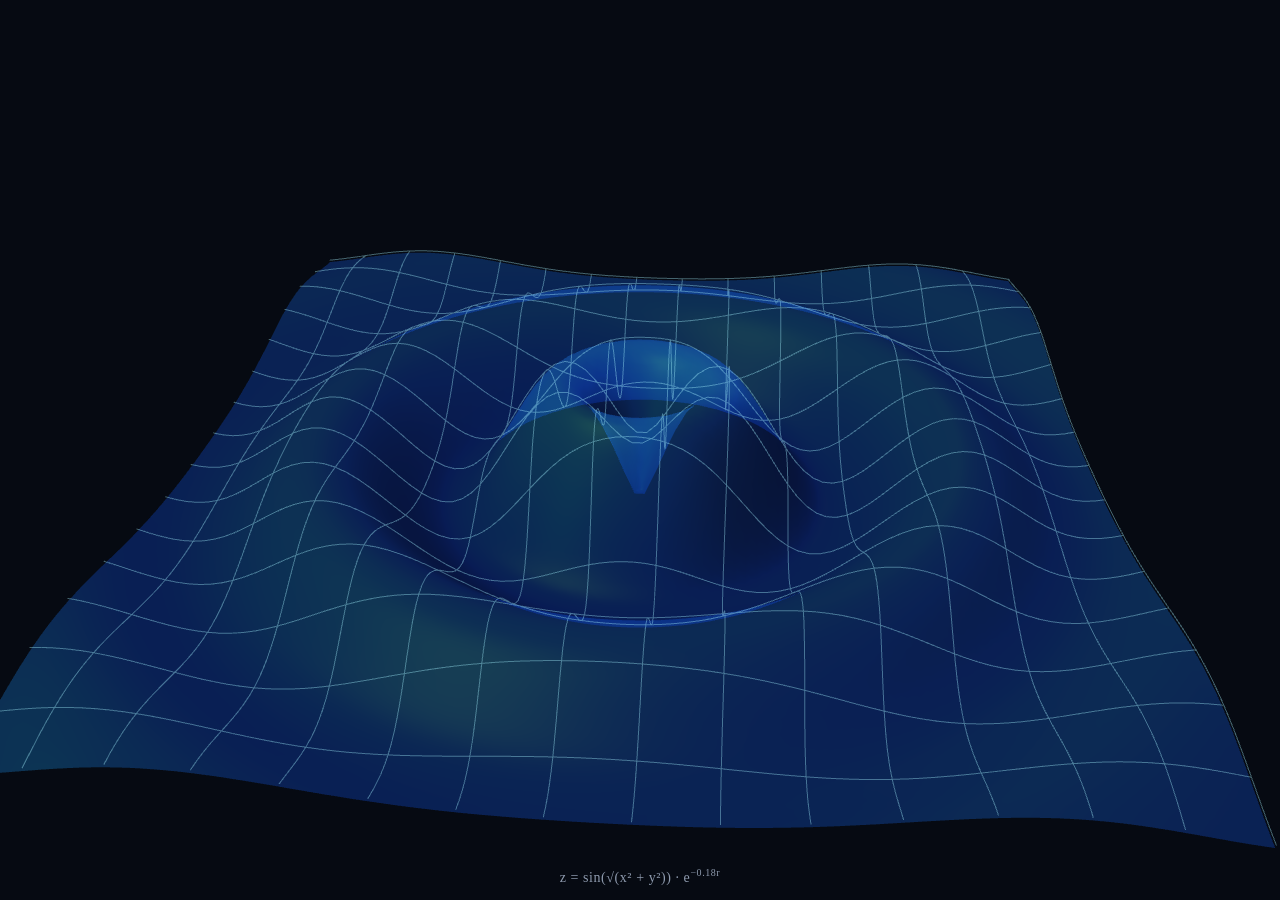
<file: ripple-surface.html>
<!DOCTYPE html>
<html lang="en">
<head>
<meta charset="UTF-8">
<meta name="viewport" content="width=device-width,initial-scale=1">
<style>
  * { margin: 0; padding: 0; box-sizing: border-box; }
  html, body { width: 100%; height: 100%; background: #060a12; overflow: hidden; }
  canvas { display: block; width: 100% !important; height: 100% !important; }
  #eq {
    position: absolute;
    bottom: 14px;
    left: 0; right: 0;
    text-align: center;
    font-family: 'Georgia', serif;
    font-size: 14px;
    color: #c8d8f0;
    letter-spacing: 0.04em;
    opacity: 0.7;
    pointer-events: none;
  }
</style>
</head>
<body>
<canvas id="c"></canvas>
<div id="eq">z = sin(√(x² + y²)) · e<sup style="font-size:10px">−0.18r</sup></div>
<script src="vendor/three.min.js"></script>
<script src="embed-base.js"></script>
<script>
const canvas = document.getElementById('c');
const renderer = new THREE.WebGLRenderer({ canvas, antialias: true, alpha: false });
renderer.setClearColor(0x060a12, 1);
// Cap pixel ratio at 2 — no perceptible quality gain beyond 2x, big perf cost on 3x screens
renderer.setPixelRatio(Math.min(window.devicePixelRatio, 2));

function resize() {
  const W = window.innerWidth, H = window.innerHeight;
  renderer.setSize(W, H);
  camera.aspect = W / H;
  camera.updateProjectionMatrix();
}

const camera = new THREE.PerspectiveCamera(42, 1, 0.1, 200);
camera.position.set(0, 14, 22);
camera.lookAt(0, 0, 0);
const scene = new THREE.Scene();

const N = 90, RANGE = 10;
const geo = new THREE.BufferGeometry();
const positions = [], colors = [], indices = [];

function ripple(x, y, t) {
  const r = Math.sqrt(x*x + y*y);
  return Math.sin(r * 1.2 - t * 1.6) * Math.exp(-0.18 * r);
}
function colorAt(z) {
  const t = (z + 1) / 2;
  return [0.04 + t * 0.28, 0.18 + t * 0.52, 0.55 + t * 0.45];
}

for (let i = 0; i < N; i++) {
  for (let j = 0; j < N; j++) {
    const x = (i / (N-1) - 0.5) * 2 * RANGE;
    const y = (j / (N-1) - 0.5) * 2 * RANGE;
    const z = ripple(x, y, 0);
    positions.push(x, z * 2.5, y);
    const [cr, cg, cb] = colorAt(z);
    colors.push(cr, cg, cb);
    if (i < N-1 && j < N-1) {
      const a = i*N+j, b = (i+1)*N+j, c = (i+1)*N+(j+1), d = i*N+(j+1);
      indices.push(a,b,d, b,c,d);
    }
  }
}

geo.setAttribute('position', new THREE.BufferAttribute(new Float32Array(positions), 3));
geo.setAttribute('color', new THREE.BufferAttribute(new Float32Array(colors), 3));
geo.setIndex(indices);
geo.computeVertexNormals();

const mat = new THREE.MeshPhongMaterial({ vertexColors: true, shininess: 40, transparent: true, opacity: 0.28, depthWrite: false, side: THREE.DoubleSide });
scene.add(new THREE.Mesh(geo, mat));

function buildGridGeometry(time) {
  const step = 6, wPos = [];
  for (let i = 0; i < N; i += step) {
    const x = (i/(N-1)-0.5)*2*RANGE;
    for (let j = 0; j < N-1; j++) {
      const y0=(j/(N-1)-0.5)*2*RANGE, y1=((j+1)/(N-1)-0.5)*2*RANGE;
      wPos.push(x, ripple(x,y0,time)*2.5+0.06, y0, x, ripple(x,y1,time)*2.5+0.06, y1);
    }
  }
  for (let j = 0; j < N; j += step) {
    const y = (j/(N-1)-0.5)*2*RANGE;
    for (let i = 0; i < N-1; i++) {
      const x0=(i/(N-1)-0.5)*2*RANGE, x1=((i+1)/(N-1)-0.5)*2*RANGE;
      wPos.push(x0, ripple(x0,y,time)*2.5+0.06, y, x1, ripple(x1,y,time)*2.5+0.06, y);
    }
  }
  const g = new THREE.BufferGeometry();
  g.setAttribute('position', new THREE.BufferAttribute(new Float32Array(wPos), 3));
  return g;
}

// Both line layers share one geometry — same vertices, different material —
// so the per-frame ripple update runs once instead of twice.
const lineGeo = buildGridGeometry(0);
const glowLayer  = new THREE.LineSegments(lineGeo, new THREE.LineBasicMaterial({ color: 0x7ae8ff, transparent: true, opacity: 0.10 }));
const sharpLayer = new THREE.LineSegments(lineGeo, new THREE.LineBasicMaterial({ color: 0xaef4ff, transparent: true, opacity: 0.32 }));
scene.add(glowLayer); scene.add(sharpLayer);

scene.add(new THREE.AmbientLight(0x0d1e3a, 2.2));
const dir = new THREE.DirectionalLight(0x6aadff, 1.1); dir.position.set(5, 14, 8); scene.add(dir);
const fill = new THREE.PointLight(0x2255cc, 0.6, 60); fill.position.set(-8, 6, -8); scene.add(fill);
const rim = new THREE.PointLight(0x00dfc4, 0.4, 60); rim.position.set(10, 2, 10); scene.add(rim);

const posAttr = geo.attributes.position, colAttr = geo.attributes.color;

function updateLines(geoLines, time) {
  const step = 6, pa = geoLines.attributes.position;
  let wi = 0;
  for (let i = 0; i < N; i += step) {
    const x = (i/(N-1)-0.5)*2*RANGE;
    for (let j = 0; j < N-1; j++) {
      const y0=(j/(N-1)-0.5)*2*RANGE, y1=((j+1)/(N-1)-0.5)*2*RANGE;
      pa.array[wi*3+1] = ripple(x,y0,time)*2.5+0.06;
      pa.array[wi*3+4] = ripple(x,y1,time)*2.5+0.06;
      wi += 2;
    }
  }
  for (let j = 0; j < N; j += step) {
    const y = (j/(N-1)-0.5)*2*RANGE;
    for (let i = 0; i < N-1; i++) {
      const x0=(i/(N-1)-0.5)*2*RANGE, x1=((i+1)/(N-1)-0.5)*2*RANGE;
      pa.array[wi*3+1] = ripple(x0,y,time)*2.5+0.06;
      pa.array[wi*3+4] = ripple(x1,y,time)*2.5+0.06;
      wi += 2;
    }
  }
  pa.needsUpdate = true;
}

let frameCount = 0;

function updateSurface(time) {
  let pi = 0, ci = 0;
  for (let i = 0; i < N; i++) {
    for (let j = 0; j < N; j++) {
      const x = (i/(N-1)-0.5)*2*RANGE, y = (j/(N-1)-0.5)*2*RANGE;
      const z = ripple(x, y, time);
      posAttr.array[pi+1] = z * 2.5;
      const [cr,cg,cb] = colorAt(z);
      colAttr.array[ci] = cr; colAttr.array[ci+1] = cg; colAttr.array[ci+2] = cb;
      pi += 3; ci += 3;
    }
  }
  posAttr.needsUpdate = true;
  colAttr.needsUpdate = true;
  // Recompute normals every 4 frames — imperceptible visual difference, ~75% CPU saving
  if (frameCount % 4 === 0) geo.computeVertexNormals();
}

const ORBIT_R = Math.sqrt(14*14+22*22);
let t = 0, angle = Math.atan2(22, 0);
let rafId = null;

function animate() {
  rafId = requestAnimationFrame(animate);
  if (embedPaused) return;
  t += 0.018; angle += 0.003; frameCount++;
  const flat = Math.sqrt(ORBIT_R*ORBIT_R - 14*14);
  camera.position.x = Math.sin(angle) * flat;
  camera.position.z = Math.cos(angle) * flat;
  camera.position.y = 14;
  camera.lookAt(0, 0, 0);
  updateSurface(t);
  updateLines(lineGeo, t);
  renderer.render(scene, camera);
}

function renderStatic() {
  t = 2.4;
  updateSurface(t);
  updateLines(lineGeo, t);
  geo.computeVertexNormals();
  renderer.render(scene, camera);
}

resize();
window.addEventListener('resize', () => { resize(); if (REDUCED) renderStatic(); });
if (REDUCED) renderStatic(); else animate();
</script>
</body>
</html>
</file>
<file: styles.css>
:root{
  --bg:#000;
  --fg:#fff;
  --panel:#101014;
}
*{margin:0;padding:0;box-sizing:border-box}
body{
  background:var(--bg);
  color:var(--fg);
  font-family:'Inter',system-ui,sans-serif;
  -webkit-font-smoothing:antialiased;
  overflow-x:hidden;
  min-height:100vh;
}
::selection{background:#fff;color:#000}
a{color:inherit;text-decoration:none}
button{font-family:inherit;background:none;border:none;color:inherit;cursor:pointer}
img{display:block}
.mono{font-family:'DM Mono',monospace}

/* ── scroll progress bar ── */
#progress{
  position:fixed;top:0;left:0;height:1.5px;width:100%;
  background:rgba(255,255,255,.6);transform-origin:left;transform:scaleX(0);
  z-index:200;
}

/* ── ambient glows ── */
#glow-layer{position:fixed;inset:0;z-index:0;overflow:hidden;pointer-events:none}
.glow{position:absolute;border-radius:50%;will-change:transform}
#cursor-glow{
  width:220px;height:220px;left:0;top:0;margin-left:-110px;margin-top:-110px;
  background:radial-gradient(circle,rgba(99,102,241,.18) 0%,rgba(139,92,246,.09) 50%,transparent 70%);
  filter:blur(24px);transition:transform .2s cubic-bezier(.16,1,.3,1);
}
#glow-2{
  width:480px;height:480px;top:-80px;right:-60px;
  background:radial-gradient(circle,rgba(45,212,191,.09) 0%,rgba(16,185,129,.04) 50%,transparent 70%);
  filter:blur(70px);animation:float2 14s ease-in-out infinite;
}
#glow-3{
  width:360px;height:360px;bottom:10%;left:-60px;
  background:radial-gradient(circle,rgba(239,68,68,.07) 0%,rgba(217,70,239,.04) 50%,transparent 70%);
  filter:blur(60px);animation:float3 18s ease-in-out infinite;
}
@keyframes float2{0%,100%{transform:translate(0,0)}50%{transform:translate(-30px,40px)}}
@keyframes float3{0%,100%{transform:translate(0,0)}50%{transform:translate(30px,-50px)}}

/* ── nav ── */
nav{position:fixed;top:0;width:100%;z-index:50;height:64px;
  display:flex;justify-content:space-between;align-items:center;padding:0 24px}
@media(min-width:768px){nav{padding:0 40px}}
.nav-bg{position:absolute;inset:0;background:rgba(0,0,0,.7);
  backdrop-filter:blur(12px);-webkit-backdrop-filter:blur(12px);
  border-bottom:1px solid rgba(255,255,255,.07)}
.brand{position:relative;font-weight:600;font-size:16px;letter-spacing:-.01em;color:#fff}
.nav-links{position:relative;display:none;align-items:center;gap:32px;
  font-size:12px;text-transform:uppercase;letter-spacing:.15em}
@media(min-width:768px){.nav-links{display:flex}}
.nav-link{color:rgba(255,255,255,.75);transition:color .3s,text-shadow .3s;display:flex;align-items:center;gap:6px}
.nav-link:hover{color:#fff;text-shadow:0 0 18px rgba(255,255,255,.5)}
.chev{width:14px;height:14px;opacity:.7;transition:transform .25s}
.has-dd{position:relative}
.has-dd.open .chev{transform:rotate(180deg)}
.dd{position:absolute;top:100%;right:0;margin-top:12px;
  background:rgba(16,16,20,.95);border:1px solid rgba(255,255,255,.15);
  backdrop-filter:blur(20px);-webkit-backdrop-filter:blur(20px);
  padding:8px 0;border-radius:12px;box-shadow:0 25px 50px -12px rgba(0,0,0,.6);
  opacity:0;visibility:hidden;transform:translateY(-6px);transition:.18s ease;}
.has-dd.open .dd{opacity:1;visibility:visible;transform:translateY(0)}
.dd-work{width:288px}.dd-skills{width:240px}.dd-lang{width:176px}
.dd button,.dd a{display:flex;width:100%;text-align:left;padding:12px 20px;font-size:14px;
  text-transform:none;letter-spacing:normal;color:rgba(255,255,255,.8);transition:.25s;align-items:center;justify-content:space-between}
.dd button:hover,.dd a:hover{background:rgba(255,255,255,.07);color:#fff;text-shadow:0 0 16px rgba(255,255,255,.55)}
.lang-dot{height:6px;width:6px;border-radius:50%;background:#fff}

/* mobile toggle */
#m-toggle{position:fixed;top:0;right:24px;z-index:130;height:64px;
  display:flex;align-items:center;justify-content:center}
@media(min-width:768px){#m-toggle{display:none}}
#m-toggle .circle{display:flex;align-items:center;justify-content:center;width:40px;height:40px;
  border-radius:50%;border:1px solid rgba(255,255,255,.15);color:rgba(255,255,255,.6);transition:.3s}
#m-toggle:hover .circle{color:rgba(255,255,255,.9);border-color:rgba(255,255,255,.3)}
#m-toggle.open .circle{transform:rotate(180deg)}

/* mobile menu */
#m-menu{position:fixed;inset:0;z-index:120;background:rgba(0,0,0,.98);
  backdrop-filter:blur(40px);-webkit-backdrop-filter:blur(40px);overflow-y:auto;
  opacity:0;visibility:hidden;transition:opacity .2s}
#m-menu.open{opacity:1;visibility:visible}
.m-head{display:flex;align-items:center;height:64px;padding:0 24px;border-bottom:1px solid rgba(255,255,255,.1)}
.m-nav{padding:32px 24px 64px;display:flex;flex-direction:column;gap:24px}
.m-link{text-align:left;font-size:24px;font-weight:500;letter-spacing:-.01em;
  color:rgba(255,255,255,.8);padding:8px 0;border-bottom:1px solid rgba(255,255,255,.06)}
.m-link:active{color:#fff}
.m-sub-title{margin-bottom:16px;display:block;font-size:.65rem;font-weight:300;
  text-transform:uppercase;letter-spacing:.2em;color:rgba(255,255,255,.3)}
.m-cap{text-align:left;font-size:16px;font-weight:300;color:rgba(255,255,255,.55)}
.m-langs{display:flex;gap:12px;flex-wrap:wrap}
.m-lang{display:flex;align-items:center;gap:8px;border-radius:8px;padding:10px 16px;font-size:14px;
  font-weight:500;border:1px solid rgba(255,255,255,.1);color:rgba(255,255,255,.6);transition:.2s}
.m-lang.active{background:rgba(255,255,255,.1);border-color:rgba(255,255,255,.2);color:#fff}

/* scroll-to-top */
#to-top{position:fixed;bottom:32px;right:32px;z-index:50;display:flex;flex-direction:column;
  align-items:center;gap:6px;opacity:0;visibility:hidden;transform:translateY(12px);transition:.4s}
#to-top.show{opacity:1;visibility:visible;transform:translateY(0)}
#to-top .ic{color:rgba(255,255,255,.45);transition:color .4s;animation:bob 1.9s ease-in-out infinite}
#to-top:hover .ic{color:rgba(255,255,255,.9)}
#to-top span{font-size:9px;font-weight:300;text-transform:uppercase;letter-spacing:.18em;color:rgba(255,255,255,.4);transition:color .4s}
#to-top:hover span{color:rgba(255,255,255,.8)}
@keyframes bob{0%,100%{transform:translateY(0)}50%{transform:translateY(-5px)}}

/* layout */
main{position:relative;z-index:10;max-width:1400px;margin:0 auto;padding:0 24px}
@media(min-width:768px){main{padding:0 48px}}
@media(min-width:1024px){main{padding:0 96px}}
section{position:relative}
section[id],.work-grid,.cap{scroll-margin-top:110px}
.grid12{display:grid;grid-template-columns:1fr;gap:48px}
@media(min-width:768px){.grid12{grid-template-columns:repeat(12,1fr);gap:32px}}
/* Column spans only apply on the 12-col grid; inline spans on a
   1-col mobile grid would create implicit overflow columns. */
@media(min-width:768px){.span4{grid-column:span 4}.span8{grid-column:span 8}}
.label{font-size:14px;font-weight:400;text-transform:uppercase;letter-spacing:.2em;color:rgba(255,255,255,.75);
  user-select:none;transition:.4s}
.skip-link{position:fixed;top:8px;left:8px;z-index:300;background:#fff;color:#000;
  padding:10px 16px;border-radius:8px;font-size:13px;font-weight:500;
  transform:translateY(-200%);transition:transform .2s}
.skip-link:focus{transform:none}
.label:hover{color:#fff;text-shadow:0 0 16px rgba(255,255,255,.4),0 0 40px rgba(255,255,255,.15)}

/* hero */
#hero{height:100dvh;display:flex;flex-direction:column;justify-content:center;overflow:hidden}
#hero-inner{position:relative;z-index:10}
.hero-lines{position:absolute;inset:0;z-index:0;pointer-events:none;filter:blur(9px);
  animation:lineFloat 18s ease-in-out infinite}
@keyframes lineFloat{0%,100%{transform:translateY(0)}50%{transform:translateY(-26px)}}
h1.name{line-height:.9;margin-left:-2px;font-weight:600;color:#ebebeb;
  font-size:clamp(3rem,12vw,11rem);letter-spacing:-.02em;cursor:default;user-select:none}
h1.name .nl{display:block}
h1.name .letter{display:inline-block}

/* wave on load */
@keyframes nameWave{0%,100%{transform:translateY(0)}40%{transform:translateY(-.18em)}}
h1.name.wave-in .letter{animation:nameWave .7s cubic-bezier(.22,1,.36,1) both;
  animation-delay:calc(var(--i) * 55ms + 300ms)}

/* skew ripple on hover */
h1.name .letter{transition:transform .3s cubic-bezier(.22,1,.36,1),opacity .3s;transition-delay:calc(var(--i)*22ms)}
h1.name:hover .letter{transform:skewX(-10deg) translateY(-.08em);opacity:.6}
h1.name:hover .letter:hover{transform:skewX(0deg) translateY(-.1em);opacity:1;transition-delay:0ms}

@media(prefers-reduced-motion:reduce){
  h1.name .letter{animation:none!important;transition:none!important}
}
.hero-role{margin-top:40px;display:flex;align-items:center;gap:24px}
.hero-role .rule{height:1px;width:48px;background:rgba(255,255,255,.25)}
.hero-role p{font-family:'Space Grotesk',sans-serif;font-size:18px;font-weight:500;
  text-transform:uppercase;letter-spacing:.05em;color:rgba(255,255,255,.65)}
.scroll-pill{margin-top:48px;display:inline-flex;align-items:center;gap:12px;border-radius:999px;
  border:1px solid rgba(255,255,255,.15);background:rgba(255,255,255,.03);
  backdrop-filter:blur(4px);padding:10px 16px 10px 20px;transition:.4s}
.scroll-pill:hover{border-color:rgba(255,255,255,.3);background:rgba(255,255,255,.06)}
.scroll-pill span{font-size:.7rem;text-transform:uppercase;letter-spacing:.18em;color:rgba(255,255,255,.55);transition:.4s}
.scroll-pill:hover span{color:rgba(255,255,255,.9)}
.scroll-pill .ic{color:rgba(255,255,255,.4);animation:bob 1.9s ease-in-out infinite;transition:color .4s}
.scroll-pill:hover .ic{color:rgba(255,255,255,.8)}

.sec-pad{padding-top:128px}
@media(min-width:768px){.sec-pad{padding-top:192px}}
.border-t-soft{border-top:1px solid rgba(255,255,255,.1)}
.mt-divider{margin-top:80px}
@media(min-width:768px){.mt-divider{margin-top:112px}}

/* about */
.about-h{font-size:clamp(1.5rem,4vw,3rem);font-weight:400;line-height:1.15;
  letter-spacing:-.01em;color:rgba(255,255,255,.95)}
.about-body{font-size:18px;line-height:1.8;color:rgba(255,255,255,.65);max-width:42rem}
.about-body p+p{margin-top:20px}
.about-meta{display:flex;flex-wrap:wrap;gap:24px 48px;border-top:1px solid rgba(255,255,255,.1);padding-top:40px}
.meta-label{font-size:12px;font-weight:300;text-transform:uppercase;letter-spacing:.2em;color:rgba(255,255,255,.4);margin-bottom:8px}
.meta-val{font-size:14px;font-weight:500;color:rgba(255,255,255,.8)}
.stack{display:flex;flex-direction:column;gap:40px}

/* section arrow */
.sec-arrow{display:inline-flex;flex-direction:column;align-items:flex-start;gap:8px;margin-top:80px}
@media(min-width:768px){.sec-arrow{margin-top:112px}}
.sec-arrow span{font-size:12px;text-transform:uppercase;letter-spacing:.18em;color:rgba(255,255,255,.55);transition:color .4s}
.sec-arrow:hover span{color:rgba(255,255,255,.9)}
.sec-arrow .ic{color:rgba(255,255,255,.4);animation:bob 1.9s ease-in-out infinite;transition:color .4s}
.sec-arrow:hover .ic{color:rgba(255,255,255,.8)}

/* work */
.works{display:flex;flex-direction:column;gap:112px}
@media(min-width:768px){.works{gap:144px}}
.work-grid{display:grid;grid-template-columns:1fr;gap:32px;align-items:center}
@media(min-width:768px){.work-grid{grid-template-columns:repeat(12,1fr);gap:48px}}
.work-media{position:relative;cursor:pointer;margin:0 -24px}
@media(min-width:768px){.work-media{margin:0}.work-media.col7{grid-column:span 7}}
.work-media .halo{position:absolute;inset:-16px;pointer-events:none;border-radius:2rem;
  background:radial-gradient(ellipse at 50% 45%,rgba(186,230,253,.45) 0%,rgba(221,214,254,.32) 38%,rgba(251,207,232,.22) 60%,rgba(255,255,255,0) 78%);
  filter:blur(48px);opacity:0;transform:scale(.92);transition:.6s cubic-bezier(.16,1,.3,1)}
@media(min-width:768px){.work-media .halo{inset:-32px}}
.work-media:hover .halo{opacity:1;transform:scale(1)}
.media-frame{overflow:hidden;border-radius:0;background:#060a12;position:relative;aspect-ratio:16/10;
  transition:transform .55s cubic-bezier(.16,1,.3,1)}
@media(min-width:768px){.media-frame{border-radius:16px}}
.work-media:hover .media-frame{transform:scale(1.03)}
.media-frame img{width:100%;height:100%;object-fit:cover;opacity:.65;transition:.55s cubic-bezier(.16,1,.3,1)}
.work-media:hover .media-frame img{opacity:1;transform:scale(1.04)}
.media-frame iframe{position:absolute;inset:0;width:100%;height:100%;border:0}
.work-info{display:flex;flex-direction:column;justify-content:center}
@media(min-width:768px){.work-info.col5{grid-column:span 5}}
.work-role{font-size:12px;font-weight:300;text-transform:uppercase;letter-spacing:.18em;color:rgba(255,255,255,.4);margin-bottom:20px}
.work-title{font-size:clamp(1.25rem,3vw,1.875rem);font-weight:700;letter-spacing:-.02em;margin-bottom:16px;color:#fff}
.work-desc{font-size:14px;color:rgba(255,255,255,.6);margin-bottom:24px;max-width:24rem;line-height:1.7}
.work-rows{display:flex;flex-direction:column;gap:16px;margin-bottom:32px;border-top:1px solid rgba(255,255,255,.1);padding-top:24px;max-width:28rem}
.work-row{display:grid;grid-template-columns:4.5rem 1fr;gap:16px}
.row-label{font-size:.65rem;font-weight:300;text-transform:uppercase;letter-spacing:.2em;color:rgba(255,255,255,.35);padding-top:.15rem}
.row-val{font-size:14px;line-height:1.6;color:rgba(255,255,255,.6)}
.row-val.accent{color:rgba(255,255,255,.9);font-weight:500}
.chips{display:flex;flex-wrap:wrap;gap:8px;margin-bottom:28px}
.chip{display:inline-flex;align-items:center;gap:6px;border-radius:999px;border:1px solid rgba(255,255,255,.1);
  background:rgba(255,255,255,.03);padding:4px 12px;font-size:.65rem;font-weight:300;text-transform:uppercase;
  letter-spacing:.15em;color:rgba(255,255,255,.5);transition:.3s}
.chip:hover{border-color:rgba(255,255,255,.25);color:rgba(255,255,255,.8);transform:translateY(-1px)}
.explore{display:inline-flex;align-items:center;gap:12px;font-size:12px;text-transform:uppercase;
  letter-spacing:.18em;width:fit-content;color:rgba(255,255,255,.4);transition:color .3s}
.explore:hover{color:#fff}

/* skills */
.caps{border-top:1px solid transparent}
.cap{display:grid;grid-template-columns:1fr;gap:16px;padding:24px 0;align-items:center;border-top:1px solid rgba(255,255,255,.06)}
@media(min-width:768px){.cap{grid-template-columns:repeat(12,1fr);gap:32px;padding:28px 0}}
.cap-head{display:flex;align-items:center;gap:16px}
@media(min-width:768px){.cap-head{grid-column:span 4}}
.cap-num{font-size:10px;font-weight:300;color:rgba(255,255,255,.2);letter-spacing:.1em;font-variant-numeric:tabular-nums}
.cap-name{font-size:14px;font-weight:500;letter-spacing:-.01em;color:rgba(255,255,255,.8)}
.cap-items{display:flex;flex-wrap:wrap;gap:6px 32px}
@media(min-width:768px){.cap-items{grid-column:span 8}}
.cap-item{font-size:14px;font-weight:300;color:rgba(255,255,255,.6);transition:.3s}
.cap-item:hover{color:#fff;text-shadow:0 0 12px rgba(255,255,255,.5),0 0 30px rgba(255,255,255,.2)}

/* contact */
#contact{padding:128px 0}
@media(min-width:768px){#contact{padding:192px 0}}
.contact-h{font-size:clamp(1.875rem,5vw,3.75rem);font-weight:400;letter-spacing:-.02em;line-height:1.1;margin-bottom:32px;color:#fff}
.socials{display:flex;flex-wrap:wrap;gap:16px 32px;border-top:1px solid rgba(255,255,255,.1);padding-top:48px}
.social{font-size:12px;text-transform:uppercase;letter-spacing:.18em;color:rgba(255,255,255,.55);
  display:flex;align-items:center;gap:8px;opacity:.85;transition:.5s}
.social:hover{opacity:1;color:#fff}

/* fun facts */
.fact-card{padding:32px;background:rgba(255,255,255,.015);transition:.35s;cursor:default}
.fact-card:hover{background:rgba(255,255,255,.04)}
.fact-num{font-family:'DM Mono',monospace;font-size:10px;color:rgba(255,255,255,.2);letter-spacing:.15em;margin-bottom:16px}
.fact-text{font-size:15px;line-height:1.65;color:rgba(255,255,255,.65)}
.fact-text em{font-style:normal;color:#fff;font-weight:500}

/* reveal */
.reveal{opacity:0;transform:translateY(24px);filter:blur(8px);transition:opacity .85s cubic-bezier(.16,1,.3,1),transform .85s cubic-bezier(.16,1,.3,1),filter .85s cubic-bezier(.16,1,.3,1)}
.reveal.in{opacity:1;transform:none;filter:none}
.reveal-scale{opacity:0;transform:scale(.94);filter:blur(14px);transition:opacity 1.1s cubic-bezier(.16,1,.3,1),transform 1.1s cubic-bezier(.16,1,.3,1),filter 1.1s cubic-bezier(.16,1,.3,1)}
.reveal-scale.in{opacity:1;transform:none;filter:none}

/* ── mobile layout B: list with thumbnails ── */
@media(max-width:767px){
  .works{gap:0;border-top:1px solid rgba(255,255,255,.07)}
  .work-grid{
    display:flex;flex-direction:row;align-items:center;
    gap:16px;padding:16px 0;
    border-bottom:1px solid rgba(255,255,255,.07);
  }
  .work-media{
    margin:0;width:80px;flex-shrink:0;
  }
  .media-frame{
    border-radius:8px!important;aspect-ratio:4/3;
  }
  .media-frame iframe{display:none}
  .media-frame img{opacity:.85}
  .work-info{flex:1;min-width:0;justify-content:center}
  .work-role{margin-bottom:6px;font-size:10px}
  .work-title{font-size:15px;margin-bottom:0}
  .work-rows,.work-desc,.chips,.explore{display:none}
  .work-grid::after{content:'›';color:rgba(255,255,255,.2);font-size:20px;flex-shrink:0}
  h1.name{font-size:clamp(2.6rem,14vw,5rem);letter-spacing:-.03em}
}
@media(max-width:380px){
  main{padding:0 16px}
  .work-media{width:64px}
}

@media(prefers-reduced-motion:reduce){
  *{animation:none!important}
  .reveal,.reveal-scale{opacity:1;transform:none;filter:none;transition:none}
}
:focus-visible{outline:2px solid rgba(255,255,255,.6);outline-offset:3px;border-radius:4px}
</file>
